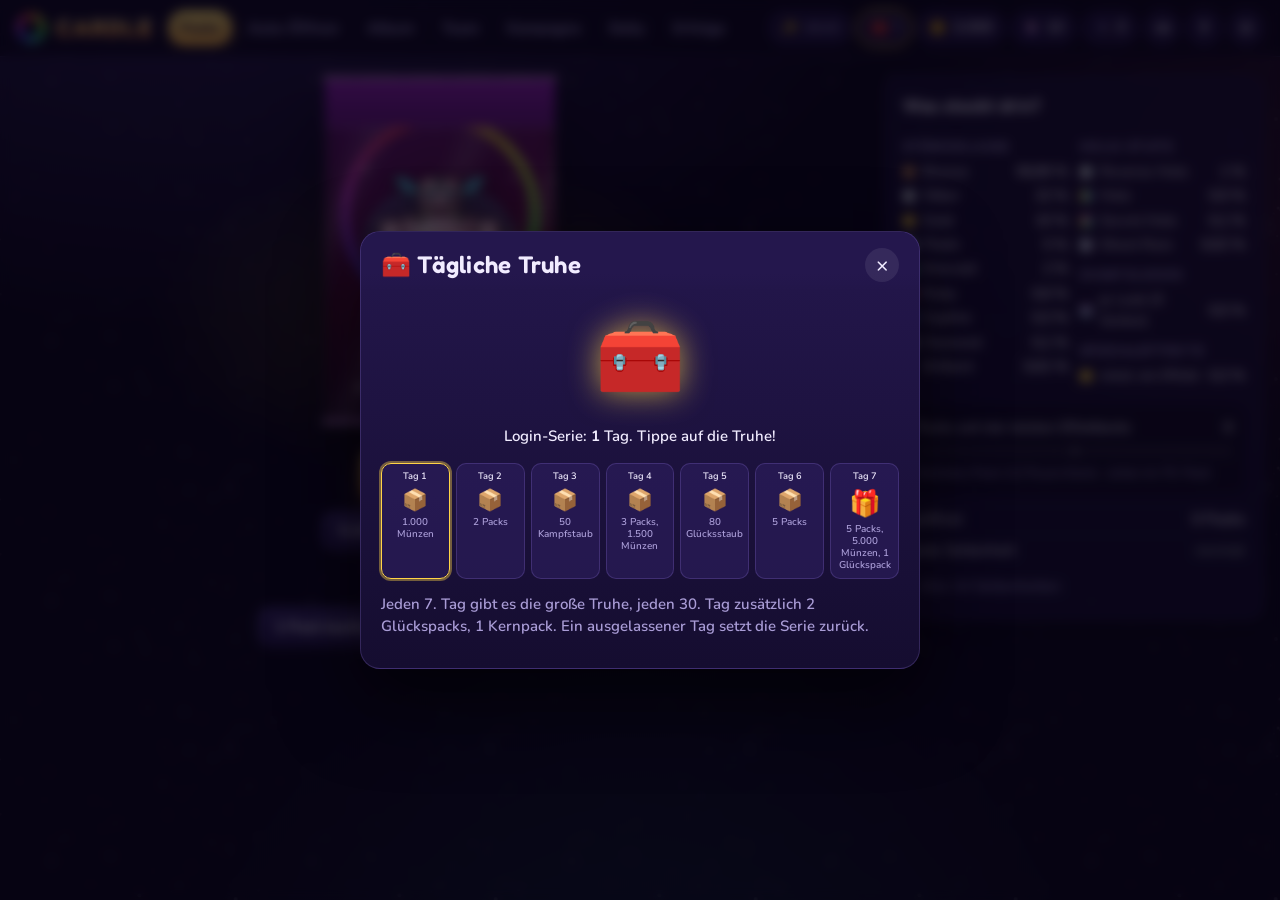
<file: index.html>
<!doctype html>
<html lang="de">
<head>
  <meta charset="utf-8">
  <meta name="viewport" content="width=device-width, initial-scale=1, viewport-fit=cover">
  <title>Cardle</title>
  <meta name="description" content="Monster-Sammelkartenspiel: Booster-Packs öffnen, 32 Elemente, Holo-Karten, automatische Kämpfe.">
  <meta name="theme-color" content="#0d0820">
  <link rel="icon" href="data:image/svg+xml,%3Csvg xmlns='http://www.w3.org/2000/svg' viewBox='0 0 32 32'%3E%3Crect x='6' y='3' width='20' height='26' rx='3' fill='%23ffd447' stroke='%232a1450' stroke-width='2'/%3E%3Ccircle cx='16' cy='15' r='6' fill='%238a5cff'/%3E%3C/svg%3E">
  <link rel="preconnect" href="https://fonts.googleapis.com">
  <link rel="preconnect" href="https://fonts.gstatic.com" crossorigin>
  <link href="https://fonts.googleapis.com/css2?family=Fredoka:wght@500;600;700&family=Nunito:wght@500;600;700;800;900&display=swap" rel="stylesheet">
  <link rel="stylesheet" href="css/app.css?v=0.1.0">
  <link rel="stylesheet" href="css/karte.css?v=0.1.0">
</head>
<body>
  <div id="app">
    <header class="topbar">
      <div class="marke"><span class="logo-rad"></span><span class="logo-text">CARDLE</span></div>
      <nav class="nav" aria-label="Hauptmenü"></nav>
      <div class="status"></div>
    </header>
    <main id="view" class="view"></main>
  </div>
  <div id="lade" class="lade"><div class="logo-rad gross"></div><p>Karten werden gemischt …</p></div>
  <div id="modal-root"></div>
  <div id="toast-root"></div>
  <div id="fx-layer"></div>
  <script type="module" src="js/main.js?v=0.1.0"></script>
</body>
</html>
</file>
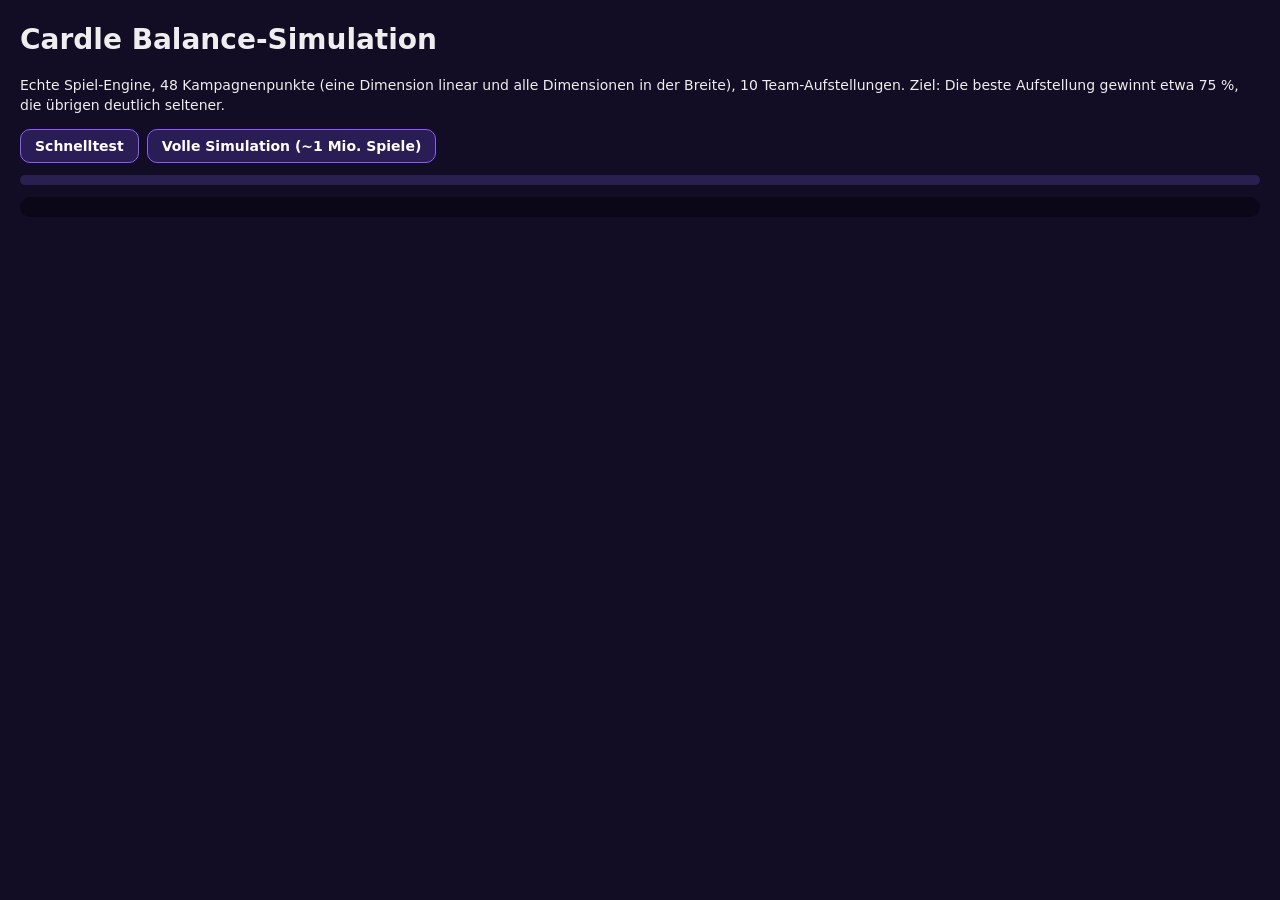
<file: tools/balance.html>
<!doctype html>
<html lang="de">
<head>
  <meta charset="utf-8">
  <meta name="viewport" content="width=device-width, initial-scale=1">
  <title>Cardle Balance</title>
  <style>
    body { font: 14px/1.45 system-ui, sans-serif; background: #120c24; color: #eee; margin: 0; padding: 20px; }
    h1 { margin: 0 0 6px; } h3 { margin: 22px 0 8px; }
    button { font: 700 14px system-ui; padding: 8px 14px; border-radius: 10px; border: 1px solid #8a5cff; background: #2a1d55; color: #fff; cursor: pointer; margin-right: 8px; }
    .bahn { height: 10px; border-radius: 6px; background: #2a2050; margin: 12px 0 4px; overflow: hidden; }
    #balken { height: 100%; width: 0; background: linear-gradient(90deg, #8a5cff, #ffd447); }
    #stand { color: #b9a6ff; font-size: 12px; }
    #log { white-space: pre-wrap; background: #0b0718; border-radius: 10px; padding: 10px; max-height: 220px; overflow: auto; font: 12px/1.4 ui-monospace, monospace; margin-top: 12px; }
    table { border-collapse: collapse; font-size: 12px; }
    th, td { padding: 3px 6px; border: 1px solid #2a2050; text-align: center; white-space: nowrap; }
    th { background: #1d1540; position: sticky; top: 0; }
    td:first-child { text-align: left; }
  </style>
</head>
<body>
  <h1>Cardle Balance-Simulation</h1>
  <p>Echte Spiel-Engine, 48 Kampagnenpunkte (eine Dimension linear und alle Dimensionen in der Breite), 10 Team-Aufstellungen. Ziel: Die beste Aufstellung gewinnt etwa 75 %, die übrigen deutlich seltener.</p>
  <button id="schnell">Schnelltest</button><button id="voll">Volle Simulation (~1 Mio. Spiele)</button>
  <div class="bahn"><div id="balken"></div></div><div id="stand"></div>
  <div id="log"></div>
  <div id="ergebnis"></div>
  <script type="module" src="balance.js"></script>
</body>
</html>
</file>
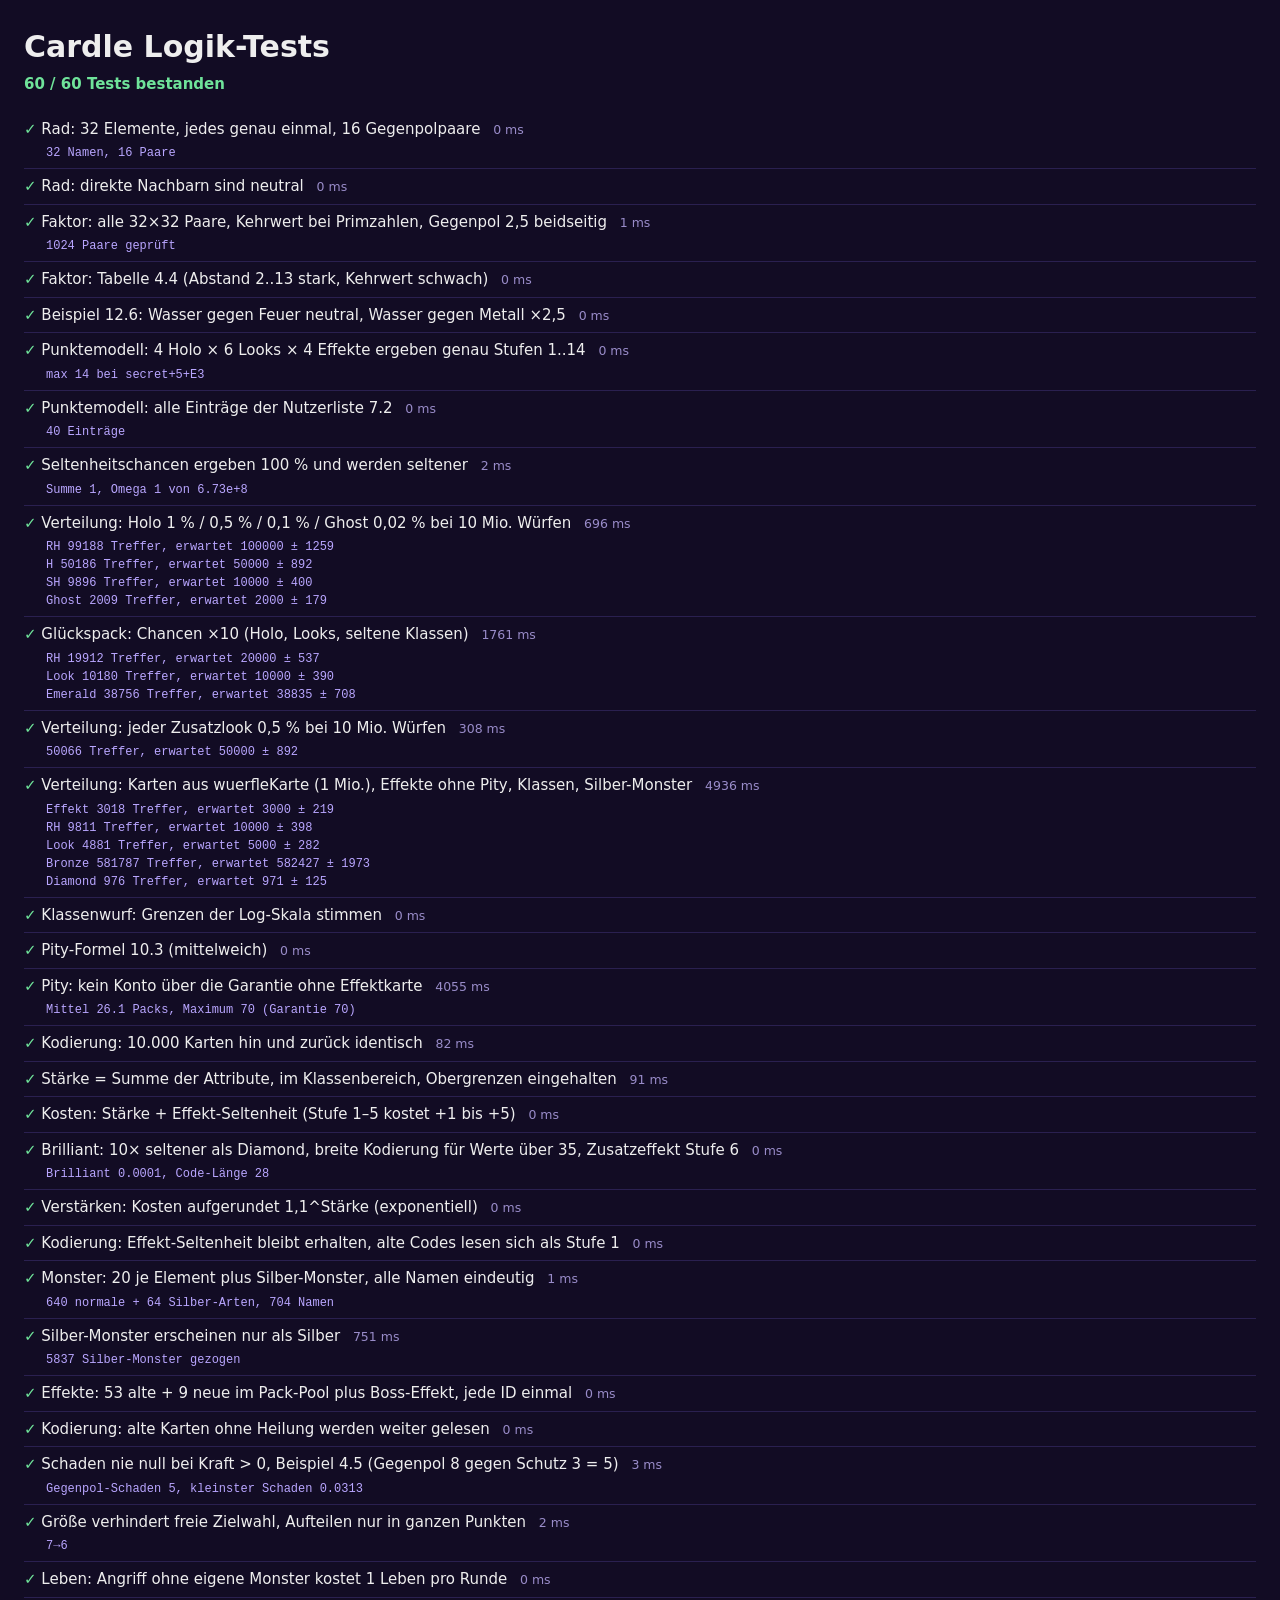
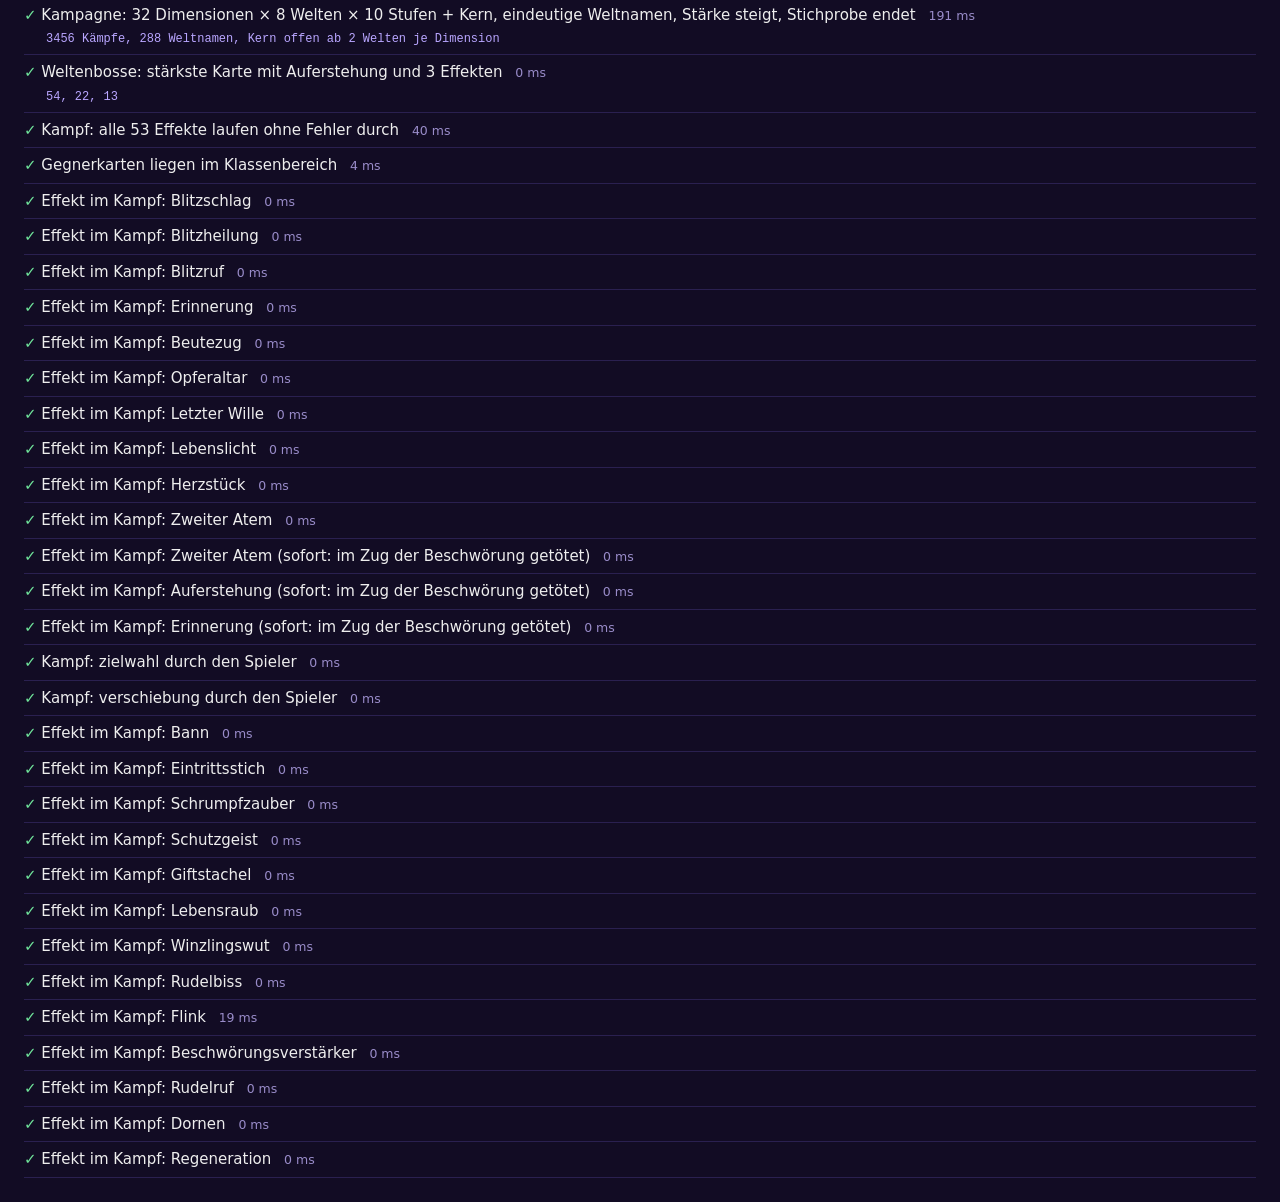
<file: tools/tests.html>
<!doctype html>
<html lang="de">
<head>
  <meta charset="utf-8">
  <meta name="viewport" content="width=device-width, initial-scale=1">
  <title>Cardle Tests</title>
  <style>
    body { font: 15px/1.5 system-ui, sans-serif; background: #120c24; color: #eee; margin: 0; padding: 24px; }
    h1 { margin: 0 0 4px; }
    #summe { font-weight: 800; margin-bottom: 16px; }
    .ok b, #summe.ok { color: #6fe39a; }
    .fail b, #summe.fail { color: #ff6f8c; }
    #out > div { padding: 6px 0; border-bottom: 1px solid #2a2050; }
    small { color: #998cc9; margin-left: 8px; }
    pre { margin: 4px 0 0 22px; color: #b9a6ff; white-space: pre-wrap; font-size: 12px; }
  </style>
</head>
<body>
  <h1>Cardle Logik-Tests</h1>
  <div id="summe">Tests laufen …</div>
  <div id="out"></div>
  <script type="module" src="tests.js"></script>
</body>
</html>
</file>
<file: css/app.css>
/* Cardle – App-Gestaltung */
:root {
  --bg: #0d0820; --bg2: #170f36;
  --panel: rgba(30, 20, 66, .72); --panel2: rgba(46, 30, 96, .6);
  --rand: rgba(170, 140, 255, .2);
  --text: #f1ecff; --leise: #a99cd6;
  --gold: #ffd447; --akzent: #8a5cff; --akzent2: #ff5fa2;
  --gut: #6fe39a; --schlecht: #ff6f8c;
  --f-display: 'Fredoka', 'Nunito', system-ui, sans-serif;
  --f-ui: 'Nunito', system-ui, -apple-system, 'Segoe UI', sans-serif;
  --radius: 16px;
  color-scheme: dark;
}
* { box-sizing: border-box; }
html, body { margin: 0; min-height: 100%; }
body {
  background:
    radial-gradient(1200px 700px at 15% -10%, rgba(138, 92, 255, .28), transparent 60%),
    radial-gradient(900px 600px at 110% 20%, rgba(255, 95, 162, .16), transparent 60%),
    radial-gradient(800px 800px at 50% 120%, rgba(60, 200, 255, .12), transparent 60%),
    var(--bg);
  background-attachment: fixed;
  color: var(--text);
  font: 600 15px/1.45 var(--f-ui);
  overflow-x: hidden;
}
body::before {
  content: ''; position: fixed; inset: 0; pointer-events: none; z-index: 0;
  background-image: var(--glitzer); background-size: 260px 260px; opacity: .25;
}
#app { position: relative; z-index: 1; min-height: 100vh; }
button { font: inherit; color: inherit; }
h1, h2, h3, h4 { font-family: var(--f-display); font-weight: 600; margin: 0 0 .5em; letter-spacing: .01em; }
h2 { font-size: 1.5rem; } h3 { font-size: 1.15rem; } h4 { font-size: 1rem; color: var(--leise); }
small { font-weight: 600; }
.leise { color: var(--leise); font-weight: 600; }
.gold { color: var(--gold); }
.regenbogen { background: linear-gradient(90deg, #ff7a7a, #ffe14d, #7aff9a, #7ad8ff, #c27aff); -webkit-background-clip: text; background-clip: text; color: transparent; }
code { font-family: ui-monospace, monospace; font-size: .9em; color: #d9ccff; }
.ico { width: 1.15em; height: 1.15em; vertical-align: -.2em; flex: none; }

/* ---------- Ladebildschirm ---------- */
.lade { position: fixed; inset: 0; z-index: 50; display: grid; place-content: center; justify-items: center; gap: 16px; background: var(--bg); color: var(--leise); }
.logo-rad { display: inline-block; width: 30px; height: 30px; border-radius: 50%; background: var(--rad, conic-gradient(red, yellow, lime, cyan, blue, magenta, red)); -webkit-mask: radial-gradient(circle, transparent 42%, #000 44%); mask: radial-gradient(circle, transparent 42%, #000 44%); animation: radDreh 12s linear infinite; }
.logo-rad.gross { width: 90px; height: 90px; animation-duration: 3s; }
@keyframes radDreh { to { transform: rotate(360deg); } }

/* ---------- Kopfleiste ---------- */
.topbar {
  position: sticky; top: 0; z-index: 20;
  display: flex; align-items: center; gap: 14px;
  padding: 10px max(16px, env(safe-area-inset-left));
  background: rgba(13, 8, 32, .78);
  backdrop-filter: blur(14px); -webkit-backdrop-filter: blur(14px);
  border-bottom: 1px solid var(--rand);
}
.marke { display: flex; align-items: center; gap: 10px; flex: none; }
.logo-text { font: 700 1.45rem/1 var(--f-display); letter-spacing: .08em; background: linear-gradient(180deg, #fff6c8, #ffb347 60%, #ff7a2f); -webkit-background-clip: text; background-clip: text; color: transparent; filter: drop-shadow(0 2px 0 #2a1450); }
.nav { display: flex; gap: 4px; flex: 1; overflow-x: auto; scrollbar-width: none; }
.nav::-webkit-scrollbar { display: none; }
.nav button {
  border: 0; background: transparent; padding: 8px 12px; border-radius: 999px; cursor: pointer;
  font: 800 .92rem var(--f-ui); color: var(--leise); white-space: nowrap; transition: background .2s, color .2s;
}
.nav button:hover { color: var(--text); background: rgba(255, 255, 255, .06); }
.nav button.an { color: #1a0f33; background: linear-gradient(180deg, #ffe57a, #ffb347); box-shadow: 0 4px 14px rgba(255, 180, 70, .35); }
.status { display: flex; align-items: center; gap: 6px; flex: none; }
.chip { display: inline-flex; align-items: center; gap: 6px; padding: 5px 11px; border-radius: 999px; background: var(--panel2); border: 1px solid var(--rand); font-weight: 800; }
.chip.knopf { cursor: pointer; }
.chip.knopf:hover { border-color: rgba(255, 212, 71, .6); }
.werkzeug { width: 36px; height: 36px; border-radius: 50%; border: 1px solid var(--rand); background: var(--panel2); cursor: pointer; display: grid; place-items: center; color: var(--text); }
.werkzeug .ico { width: 18px; height: 18px; }
.view { padding: 18px max(16px, env(safe-area-inset-left)) 40px; max-width: 1400px; margin: 0 auto; }

/* ---------- Bausteine ---------- */
.panel { background: var(--panel); border: 1px solid var(--rand); border-radius: var(--radius); padding: 16px 18px; box-shadow: 0 10px 30px rgba(0, 0, 0, .25); backdrop-filter: blur(6px); }
.btn {
  display: inline-flex; align-items: center; justify-content: center; gap: 8px;
  padding: 9px 16px; border-radius: 12px; cursor: pointer;
  border: 1px solid rgba(190, 160, 255, .35);
  background: linear-gradient(180deg, rgba(120, 90, 220, .45), rgba(70, 45, 150, .45));
  font: 800 .95rem var(--f-ui); color: var(--text);
  transition: transform .12s, filter .2s, box-shadow .2s;
  box-shadow: 0 3px 0 rgba(0, 0, 0, .35);
}
.btn:hover:not(:disabled) { filter: brightness(1.15); transform: translateY(-1px); }
.btn:active:not(:disabled) { transform: translateY(1px); box-shadow: 0 1px 0 rgba(0, 0, 0, .35); }
.btn:disabled { opacity: .45; cursor: not-allowed; }
.btn.primaer { background: linear-gradient(180deg, #ffe57a, #ff9b2f); color: #2a1305; border-color: #ffd447; box-shadow: 0 3px 0 #9a4a10, 0 8px 24px rgba(255, 160, 50, .3); }
.btn.gross { padding: 14px 28px; font-size: 1.1rem; border-radius: 16px; }
.btn.klein { padding: 5px 10px; font-size: .82rem; border-radius: 9px; }
.btn.an { background: linear-gradient(180deg, #6fe39a, #2fa86a); color: #062414; border-color: #6fe39a; }
.btn.gefahr { background: linear-gradient(180deg, #ff6f8c, #c2233f); border-color: #ff6f8c; }
.btn.leise-btn { background: transparent; box-shadow: none; color: var(--leise); }
select, input[type=range] { font: inherit; }
select { background: var(--panel2); color: var(--text); border: 1px solid var(--rand); border-radius: 10px; padding: 7px 10px; font-weight: 700; }
.check { display: inline-flex; align-items: center; gap: 8px; cursor: pointer; }
.check input { width: 18px; height: 18px; accent-color: var(--gold); }
.seiten { display: flex; align-items: center; justify-content: center; gap: 12px; margin-top: 12px; }
.siegel-klein { display: inline-grid; place-items: center; width: 26px; height: 26px; border-radius: 50%; background: radial-gradient(circle at 35% 30%, color-mix(in srgb, var(--el) 60%, #fff), var(--el) 60%, color-mix(in srgb, var(--el) 60%, #000)); border: 2px solid rgba(255, 255, 255, .8); color: #fff; }
.siegel-klein svg { width: 62%; height: 62%; }

/* Tooltip, Toast, Modal, Effekte */
#tooltip { position: fixed; left: 0; top: 0; z-index: 100; max-width: 300px; padding: 7px 11px; border-radius: 10px; background: rgba(12, 7, 28, .95); border: 1px solid var(--rand); font: 700 .82rem/1.35 var(--f-ui); pointer-events: none; opacity: 0; transition: opacity .12s; box-shadow: 0 8px 24px rgba(0, 0, 0, .5); }
#tooltip.an { opacity: 1; }
#toast-root { position: fixed; left: 50%; bottom: 24px; transform: translateX(-50%); z-index: 90; display: flex; flex-direction: column; gap: 8px; align-items: center; pointer-events: none; }
.toast { padding: 10px 18px; border-radius: 12px; background: rgba(20, 12, 44, .95); border: 1px solid var(--rand); box-shadow: 0 10px 30px rgba(0, 0, 0, .5); transform: translateY(20px); opacity: 0; transition: .3s; max-width: min(92vw, 520px); text-align: center; }
.toast.an { transform: none; opacity: 1; }
.modal-hg { position: fixed; inset: 0; z-index: 60; background: rgba(5, 2, 14, .7); backdrop-filter: blur(6px); display: grid; place-items: center; padding: 16px; opacity: 0; transition: opacity .25s; }
.modal-hg.an { opacity: 1; }
.modal { width: min(560px, 100%); max-height: calc(100vh - 32px); overflow: auto; background: linear-gradient(180deg, #24174d, #150d30); border: 1px solid var(--rand); border-radius: 20px; box-shadow: 0 30px 80px rgba(0, 0, 0, .6); transform: translateY(16px) scale(.98); transition: transform .25s; }
.modal-hg.an .modal { transform: none; }
.modal.breit { width: min(1100px, 100%); }
.modal-kopf { display: flex; align-items: center; justify-content: space-between; gap: 12px; padding: 16px 20px 8px; position: sticky; top: 0; background: linear-gradient(180deg, #24174d 70%, transparent); z-index: 2; }
.modal-kopf h2 { margin: 0; } .modal-kopf h2 small { color: var(--leise); font-size: .7em; margin-left: 6px; }
.modal-kopf .x { border: 0; background: rgba(255, 255, 255, .08); width: 34px; height: 34px; border-radius: 50%; cursor: pointer; font-size: 1.3rem; }
.modal-body { padding: 8px 20px 16px; }
.modal-fuss { display: flex; justify-content: flex-end; gap: 10px; padding: 0 20px 18px; flex-wrap: wrap; }
.modal.sieg .modal-kopf h2 { color: var(--gold); font-size: 2rem; }
.modal.niederlage .modal-kopf h2 { color: var(--schlecht); font-size: 2rem; }
.belohnung { font-size: 1.2rem; }
#fx-layer { position: fixed; inset: 0; pointer-events: none; z-index: 80; overflow: hidden; }
.partikel { position: absolute; border-radius: 50%; box-shadow: 0 0 10px currentColor; }
.blitzlicht { position: absolute; inset: 0; mix-blend-mode: screen; }

/* ---------- Packs ---------- */
.screen.packs { display: grid; grid-template-columns: 1fr minmax(300px, 380px); gap: 20px; align-items: start; }
.pack-buehne { position: relative; min-height: 560px; display: flex; flex-direction: column; align-items: center; justify-content: center; gap: 22px; }
.buehne-licht { position: absolute; inset: 0; background: radial-gradient(closest-side at 50% 42%, rgba(255, 212, 71, .22), transparent 70%); pointer-events: none; animation: puls 4s ease-in-out infinite; }
@keyframes puls { 50% { opacity: .6; transform: scale(.96); } }
.pack-schwebe { animation: schweben 3.6s ease-in-out infinite; cursor: pointer; filter: drop-shadow(0 30px 30px rgba(0, 0, 0, .55)); }
@keyframes schweben { 50% { transform: translateY(-12px) rotate(-1.2deg); } }
.pack-aktionen { display: flex; flex-direction: column; align-items: center; gap: 10px; z-index: 1; }
.vorrat { color: var(--leise); } .vorrat b { color: var(--text); font-size: 1.15rem; }
.kauf { display: flex; gap: 8px; flex-wrap: wrap; justify-content: center; }

.pack {
  --pw: 230px;
  position: relative; width: var(--pw); aspect-ratio: 5 / 7.6;
  container-type: inline-size;
  user-select: none; -webkit-user-select: none; touch-action: none;
}
.pack.gross { --pw: min(300px, 62vw, 36vh); }
.oe-faecher:empty { height: 0; }
.oe-reihe:empty { min-height: 0; }
.pack-koerper {
  position: absolute; inset: 0; border-radius: 3cqw; overflow: hidden;
  background: linear-gradient(160deg, hsl(var(--ph) 70% 34%), hsl(calc(var(--ph) + 40) 70% 18%) 55%, hsl(calc(var(--ph) - 30) 60% 12%));
  box-shadow: inset 0 0 0 1.4cqw rgba(255, 255, 255, .08), inset 0 0 12cqw rgba(0, 0, 0, .5);
}
.pack-folie {
  position: absolute; inset: 0;
  background: repeating-linear-gradient(115deg, rgba(255, 255, 255, 0) 0 6%, rgba(255, 255, 255, .16) 9%, rgba(255, 255, 255, 0) 12%), var(--glitzer);
  background-size: 300% 100%, 120px 120px;
  animation: folie 5s linear infinite;
  mix-blend-mode: screen; opacity: .8;
}
@keyframes folie { to { background-position: -300% 0, 0 0; } }
.pack-rad { position: absolute; left: 50%; top: 40%; width: 92cqw; aspect-ratio: 1; transform: translate(-50%, -50%); border-radius: 50%; background: var(--rad); -webkit-mask: radial-gradient(circle, transparent 60%, #000 61%, #000 66%, transparent 67%); mask: radial-gradient(circle, transparent 60%, #000 61%, #000 66%, transparent 67%); opacity: .85; animation: radDreh 30s linear infinite; }
.pack-motiv { position: absolute; left: 50%; top: 40%; width: 108cqw; transform: translate(-50%, -50%); filter: drop-shadow(0 3cqw 4cqw rgba(0, 0, 0, .5)); pointer-events: none; }
.pack-logo { position: absolute; left: 0; right: 0; bottom: 21cqw; text-align: center; font: 700 15cqw/1 var(--f-display); letter-spacing: .06em; background: linear-gradient(180deg, #fff6c8, #ffb347 60%, #ff7a2f); -webkit-background-clip: text; background-clip: text; color: transparent; filter: drop-shadow(0 1cqw 0 rgba(20, 8, 40, .9)); }
.pack-unter { position: absolute; left: 0; right: 0; bottom: 14cqw; text-align: center; font: 900 4.2cqw/1 var(--f-ui); letter-spacing: .3em; color: #fff; opacity: .85; }
.pack-el { position: absolute; left: 0; right: 0; bottom: 8cqw; text-align: center; font: 800 3.6cqw/1 var(--f-ui); letter-spacing: .12em; color: hsl(var(--ph) 90% 80%); }
.pack-glanz { position: absolute; inset: 0; background: linear-gradient(105deg, transparent 30%, rgba(255, 255, 255, .45) 45%, transparent 60%); background-size: 250% 100%; animation: glanzLauf 3.2s ease-in-out infinite; mix-blend-mode: overlay; }
@keyframes glanzLauf { 0% { background-position: 150% 0; } 60%, 100% { background-position: -100% 0; } }
.pack-crimp { position: absolute; left: -1%; right: -1%; height: 3.6cqw; background: repeating-linear-gradient(90deg, hsl(var(--ph) 40% 70%) 0 2cqw, hsl(var(--ph) 40% 45%) 2cqw 4cqw); -webkit-mask: linear-gradient(#000, #000); }
.pack-crimp.oben { top: -1.2cqw; clip-path: polygon(0 100%, 100% 100%, 100% 30%, 0 30%); }
.pack-crimp.unten { bottom: -1.2cqw; clip-path: polygon(0 0, 100% 0, 100% 70%, 0 70%); }
.pack-lasche {
  position: absolute; left: 0; right: 0; top: 0; height: 15%;
  border-radius: 3cqw 3cqw 0 0;
  background: linear-gradient(180deg, hsl(var(--ph) 70% 46%), hsl(var(--ph) 70% 32%));
  border-bottom: .6cqw dashed rgba(255, 255, 255, .55);
  clip-path: inset(0 0 0 var(--p, 0%));
  display: grid; place-items: center; cursor: grab;
}
.pack-griff { font: 900 3.6cqw/1 var(--f-ui); letter-spacing: .14em; color: rgba(255, 255, 255, .9); text-transform: uppercase; animation: hinweis 1.6s ease-in-out infinite; }
@keyframes hinweis { 50% { opacity: .45; } }
.pack-schwebe .pack-griff { display: none; }
.lasche-ab {
  position: absolute; left: 0; right: 0; top: 0; height: 15%;
  border-radius: 3cqw 3cqw 0 0;
  background: linear-gradient(180deg, hsl(var(--ph) 70% 50%), hsl(var(--ph) 70% 36%));
  clip-path: inset(0 calc(100% - var(--p, 0%)) 0 0);
  transform-origin: 100% 100%;
  transform: translateY(calc(var(--p01, 0) * -10%)) rotate(calc(var(--p01, 0) * -5deg));
  box-shadow: 0 -2cqw 6cqw hsl(var(--ph) 100% 70% / calc(var(--p01, 0) * .8));
}
.pack-oeffnung {
  position: absolute; left: 0; top: 13%; height: 4%; width: var(--p, 0%);
  background: linear-gradient(180deg, #fff, hsl(var(--ph) 100% 75%));
  filter: blur(1cqw); opacity: calc(var(--p01, 0) * 1.2);
  box-shadow: 0 0 8cqw 3cqw hsl(var(--ph) 100% 70%);
}
.pack.wackel { transform: rotate(.6deg) translateX(1px); }
.pack.gerissen .lasche-ab { transition: transform .6s cubic-bezier(.3, 0, .7, 1), opacity .6s; transform: translate(-40%, -260%) rotate(-38deg); opacity: 0; }
.pack.gerissen .pack-lasche { opacity: 0; }
.pack.gerissen .pack-oeffnung { width: 100%; height: 6%; animation: oeffnungPuls .5s ease-out; }
@keyframes oeffnungPuls { from { box-shadow: 0 0 30cqw 10cqw #fff; } }
.pack.leert { transition: transform .65s cubic-bezier(.6, 0, .8, .3), opacity .65s; transform: translateY(60%) scale(.9) rotate(4deg); opacity: 0; }

.pack-info h3 { margin-bottom: 10px; }
.chancen { display: grid; grid-template-columns: 1fr 1fr; gap: 12px; }
.ch-gruppe h4 { margin: 8px 0 4px; font-size: .82rem; text-transform: uppercase; letter-spacing: .1em; }
.ch-z { display: flex; align-items: center; gap: 8px; font-size: .88rem; padding: 2px 0; }
.ch-z i { width: 12px; height: 12px; border-radius: 4px; flex: none; }
.ch-z span { flex: 1; } .ch-z b { font-variant-numeric: tabular-nums; } .ch-z em { font-style: normal; color: var(--leise); min-width: 44px; text-align: right; }
.holo-i.reverse { background: linear-gradient(90deg, #c9d3dc, #fff, #b9e6ff); }
.holo-i.holo { background: linear-gradient(90deg, #ff7a7a, #ffe14d, #7aff9a, #7ad8ff, #c27aff); }
.holo-i.secret { background: conic-gradient(#ff5fd2, #5ffff0, #ffe14d, #ff5fd2); }
.look-i { background: repeating-linear-gradient(0deg, #5ffff0 0 2px, #ff5fd2 2px 4px); }
.fx-i { background: #ffd447; }
.pity { margin: 16px 0 10px; padding: 12px; border-radius: 12px; background: rgba(0, 0, 0, .25); }
.pity-kopf { display: flex; justify-content: space-between; font-size: .9rem; }
.pity-bar { position: relative; height: 10px; border-radius: 999px; background: rgba(255, 255, 255, .08); margin: 8px 0; overflow: hidden; }
.pity-bar i { position: absolute; inset: 0 auto 0 0; background: linear-gradient(90deg, #8a5cff, #ffd447); border-radius: inherit; }
.pity-bar em { position: absolute; top: 0; bottom: 0; width: 2px; background: #fff; opacity: .6; }
.pity-fuss { font-size: .8rem; color: var(--leise); }
.stat-zeile { display: flex; justify-content: space-between; padding: 4px 0; border-top: 1px solid rgba(255, 255, 255, .06); }
.stufen-liste { margin-top: 10px; } .stufen-liste summary { cursor: pointer; color: var(--leise); margin-bottom: 6px; }

/* ---------- Öffnungs-Zeremonie ---------- */
.oeffnen { position: fixed; inset: 0; z-index: 40; display: grid; grid-template-rows: auto minmax(0, 1fr) auto auto auto auto; justify-items: center; opacity: 0; transition: opacity .3s; overflow: hidden; overscroll-behavior: contain; background: #0b0619; --glow: #fff; }
.oeffnen.an { opacity: 1; }
.oe-hg { position: fixed; inset: 0; background: radial-gradient(circle at 50% 42%, #2a1a5c, #0b0619 70%); }
.oe-hg::after { content: ''; position: absolute; inset: 0; background-image: var(--glitzer); background-size: 200px 200px; opacity: .35; animation: partikel 30s linear infinite; }
.oe-glow { position: fixed; left: 50%; top: 42%; width: 120vmin; height: 120vmin; transform: translate(-50%, -50%) scale(.4); border-radius: 50%; background: radial-gradient(circle, var(--glow), transparent 62%); opacity: 0; transition: opacity var(--ladung, .3s) ease-in, transform var(--ladung, .3s) cubic-bezier(.3, 0, .2, 1); pointer-events: none; mix-blend-mode: screen; }
.oeffnen.glueht .oe-glow { opacity: .25; transform: translate(-50%, -50%) scale(.7); }
.oeffnen.glueht[data-stufe="1"] .oe-glow { opacity: .06; }
.oeffnen.glueht[data-stufe="2"] .oe-glow { opacity: .3; }
.oeffnen.glueht:is([data-stufe="3"], [data-stufe="4"]) .oe-glow { opacity: .5; transform: translate(-50%, -50%) scale(.85); }
.oeffnen.glueht:is([data-stufe="5"], [data-stufe="6"]) .oe-glow { opacity: .7; transform: translate(-50%, -50%) scale(1); animation: glowPuls .5s ease-in-out infinite alternate; }
.oeffnen.glueht:not([data-stufe="1"]):not([data-stufe="2"]):not([data-stufe="3"]):not([data-stufe="4"]):not([data-stufe="5"]):not([data-stufe="6"]) .oe-glow { opacity: .95; transform: translate(-50%, -50%) scale(1.2); animation: glowPuls .3s ease-in-out infinite alternate; }
@keyframes glowPuls { to { filter: brightness(1.5); } }
.oe-strahlen { position: fixed; left: 50%; top: 42%; width: 200vmax; height: 200vmax; transform: translate(-50%, -50%); background: repeating-conic-gradient(from 0deg, color-mix(in srgb, var(--glow) 55%, transparent) 0deg 5deg, transparent 5deg 15deg); -webkit-mask: radial-gradient(circle, #000 0%, transparent 45%); mask: radial-gradient(circle, #000 0%, transparent 45%); opacity: 0; transition: opacity .6s; animation: radDreh 24s linear infinite; pointer-events: none; }
.oeffnen.glueht:not([data-stufe="1"]):not([data-stufe="2"]) .oe-strahlen, .oeffnen.feier .oe-strahlen { opacity: .45; }
.oeffnen.grossfeier .oe-strahlen { opacity: .85; animation-duration: 8s; }
.oe-titel { position: relative; z-index: 2; margin-top: 16px; font: 700 1.1rem var(--f-display); color: var(--gold); min-height: 1.4em; }
.oe-buehne { position: relative; z-index: 2; width: 100%; min-height: 0; display: flex; align-items: center; justify-content: center; gap: 28px; padding: 8px 16px; }
.oe-packplatz:empty, .oe-slot:empty, .oe-wurfplatz:empty { display: none; }
.oe-slot { position: relative; }
.oe-slot .karte { --b: min(300px, 64vw, calc((100vh - 330px) * .714)); }
.karte.buehnen-karte { filter: drop-shadow(0 0 30px color-mix(in srgb, var(--stc) 60%, transparent)); }
.karte.zittert { animation: zittern .08s linear infinite; }
@keyframes zittern { 25% { transform: translate(1.5px, -1px) rotate(.4deg); } 75% { transform: translate(-1.5px, 1px) rotate(-.4deg); } }
.karte.nachbild { position: absolute; left: 0; top: 0; pointer-events: none; filter: blur(2px) brightness(1.6); }
.oe-faecher { position: relative; z-index: 2; width: 100%; height: 120px; }
.faecher-karte { position: absolute; left: 50%; top: 10px; width: 64px; aspect-ratio: 5 / 7; transform-origin: 50% 160%; }
.fk-innen { position: absolute; inset: 0; border-radius: 7px; background: var(--glitzer) center / 60px 60px, radial-gradient(circle at 50% 45%, #3a2470, #140b2c 70%); border: 3px solid #1d1238; box-shadow: 0 6px 14px rgba(0, 0, 0, .5); }
.fk-innen::after { content: ''; position: absolute; inset: 22%; border-radius: 50%; background: var(--rad); -webkit-mask: radial-gradient(circle, transparent 55%, #000 57%); mask: radial-gradient(circle, transparent 55%, #000 57%); }
.oe-reihe { position: relative; z-index: 2; display: flex; gap: 6px; justify-content: center; flex-wrap: wrap; min-height: 76px; padding: 0 12px; }
.oe-reihe .karte { --b: 54px; }
.oe-reihe .karte .k-vorne { box-shadow: 0 3px 8px rgba(0, 0, 0, .5); }
.oe-banner { position: fixed; left: 50%; top: 14%; z-index: 5; transform: translate(-50%, -50%) scale(.5); opacity: 0; pointer-events: none; text-align: center; }
.oe-banner span { display: block; font: 700 clamp(2rem, 7vw, 4.4rem)/1 var(--f-display); letter-spacing: .04em; text-transform: uppercase; color: #fff; text-shadow: 0 0 20px var(--bf), 0 0 50px var(--bf), 0 4px 0 rgba(0, 0, 0, .5); white-space: nowrap; }
.oe-banner small { display: block; margin-top: 6px; font: 800 1rem var(--f-ui); color: var(--gold); text-shadow: 0 2px 6px #000; }
.oe-banner.an { animation: banner 2.6s cubic-bezier(.2, .9, .3, 1.2) forwards; }
@keyframes banner { 0% { opacity: 0; transform: translate(-50%, -50%) scale(.4); } 15% { opacity: 1; transform: translate(-50%, -50%) scale(1.08); } 25% { transform: translate(-50%, -50%) scale(1); } 80% { opacity: 1; } 100% { opacity: 0; transform: translate(-50%, -60%) scale(1); } }
.oe-hinweis { position: relative; z-index: 2; min-height: 1.4em; color: var(--leise); font-weight: 800; animation: hinweis 1.8s ease-in-out infinite; }
.oe-leiste { position: relative; z-index: 3; display: flex; gap: 10px; padding: 10px 16px 18px; flex-wrap: wrap; justify-content: center; }
.oeffnen.fertig { grid-template-rows: auto 1fr auto; overflow-y: auto; }

/* Würfe */
.wuerfe { width: min(340px, 90vw); display: flex; flex-direction: column; gap: 10px; padding: 14px 16px; border-radius: 16px; background: rgba(10, 6, 24, .72); border: 1px solid var(--rand); box-shadow: 0 10px 30px rgba(0, 0, 0, .4); }
.w-zeile { display: grid; grid-template-columns: 56px 1fr; grid-template-areas: 't m' 'e e'; gap: 2px 10px; align-items: center; }
.z-titel { grid-area: t; font: 800 .78rem var(--f-ui); color: var(--leise); text-transform: uppercase; letter-spacing: .08em; }
.w-zeile > .messer, .w-zeile > .look-messer { grid-area: m; }
.z-erg { grid-area: e; min-height: 1.2em; font-size: .85rem; text-align: right; }
.messer { display: flex; align-items: center; gap: 8px; }
.messer-bahn { position: relative; flex: 1; height: 14px; border-radius: 7px; background: rgba(255, 255, 255, .06); overflow: visible; box-shadow: inset 0 0 0 1px rgba(255, 255, 255, .08); }
.messer.duenn .messer-bahn { height: 6px; }
.messer-bahn .zone { position: absolute; top: 0; bottom: 0; opacity: .55; border-radius: 3px; }
.messer-bahn.zuck .zone { animation: zuck .18s ease-out; }
@keyframes zuck { from { opacity: 1; filter: brightness(1.8); } }
.nadel { position: absolute; top: -4px; bottom: -4px; left: 100%; width: 3px; margin-left: -1.5px; border-radius: 2px; background: #fff; box-shadow: 0 0 8px #fff, 0 0 2px #000; }
.messer.duenn .nadel { top: -3px; bottom: -3px; width: 2px; }
.messer-wert { width: 62px; text-align: right; font: 800 .78rem var(--f-ui); font-variant-numeric: tabular-nums; color: var(--leise); }
.messer.treffer .messer-bahn { box-shadow: 0 0 0 2px var(--tz, #ffd447), 0 0 16px var(--tz, #ffd447); }
.messer.treffer .messer-wert { color: var(--gold); }
.messer.treffer .nadel { background: var(--gold); box-shadow: 0 0 12px var(--gold); }
.messer.knapp .messer-bahn { animation: knappWack .4s ease-out; }
.messer.knapp .messer-wert { color: #ffb36b; }
.messer.knapp .messer-wert::after { content: ' knapp!'; }
@keyframes knappWack { 25% { transform: translateX(-3px); } 75% { transform: translateX(3px); } }
.look-messer { display: flex; flex-direction: column; gap: 5px; }
.oe-uebersicht { position: relative; z-index: 2; width: min(1200px, 100%); padding: 16px; display: flex; flex-direction: column; align-items: center; gap: 14px; }
.ue-kopf { text-align: center; } .ue-kopf h2 { font-size: 2rem; margin-bottom: 2px; }
.ue-karten { display: flex; flex-wrap: wrap; gap: 18px; justify-content: center; }
.ue-karten .karte { --b: clamp(140px, 17vw, 200px); cursor: pointer; }
.ue-tipp { color: var(--leise); font-size: .85rem; }

/* ---------- Auto ---------- */
.screen.auto { display: grid; grid-template-columns: minmax(300px, 420px) 1fr; gap: 20px; align-items: start; }
.auto-live { display: flex; flex-direction: column; gap: 16px; }
.tempo-wahl { display: grid; grid-template-columns: 1fr 1fr; gap: 8px; margin: 12px 0 16px; }
.tempo { text-align: left; display: flex; flex-direction: column; gap: 2px; padding: 10px 12px; border-radius: 12px; border: 1px solid var(--rand); background: rgba(0, 0, 0, .2); cursor: pointer; }
.tempo b { font-family: var(--f-display); font-size: 1.05rem; }
.tempo span, .tempo small { color: var(--leise); font-size: .82rem; } .tempo em { font-style: normal; font-weight: 800; }
.tempo.an { border-color: var(--gold); background: rgba(255, 212, 71, .12); box-shadow: 0 0 0 1px var(--gold) inset; }
.stopp-regeln { display: flex; flex-direction: column; gap: 8px; margin-bottom: 16px; }
.auswahl { display: flex; align-items: center; justify-content: space-between; gap: 10px; }
.muenz-info { margin-bottom: 12px; color: var(--leise); }
.muenz-info b { color: var(--text); }
.start { width: 100%; }
.start.stopp { background: linear-gradient(180deg, #ff6f8c, #c2233f); color: #fff; border-color: #ff6f8c; box-shadow: 0 3px 0 #6e0919; }
.auto-band { position: relative; height: 70px; border-radius: 12px; background: repeating-linear-gradient(90deg, rgba(255, 255, 255, .04) 0 20px, transparent 20px 40px); overflow: hidden; margin-bottom: 12px; }
.laeuft .auto-band { animation: band 1s linear infinite; }
@keyframes band { to { background-position: -40px 0; } }
.flug-pack { position: absolute; left: -40px; top: 18px; width: 34px; height: 34px; animation: flug 1.2s linear forwards; }
.flug-pack .ico { width: 100%; height: 100%; }
@keyframes flug { 70% { transform: translateX(calc(min(100vw, 900px) * .55)) rotate(10deg) scale(1); opacity: 1; } 100% { transform: translateX(calc(min(100vw, 900px) * .62)) scale(1.8); opacity: 0; } }
.auto-zaehler { display: grid; grid-template-columns: repeat(5, 1fr); gap: 8px; }
.auto-zaehler div { padding: 8px; border-radius: 10px; background: rgba(0, 0, 0, .2); text-align: center; }
.auto-zaehler span { display: block; font-size: .75rem; color: var(--leise); text-transform: uppercase; letter-spacing: .06em; }
.auto-zaehler b { font: 700 1.2rem var(--f-display); font-variant-numeric: tabular-nums; }
.histo { display: grid; grid-template-columns: repeat(14, 1fr); gap: 4px; height: 140px; align-items: end; }
.hb { position: relative; height: 100%; display: flex; flex-direction: column; justify-content: flex-end; align-items: center; }
.hb i { width: 100%; border-radius: 4px 4px 0 0; min-height: 0; transition: height .2s; }
.hb span { font-size: .62rem; color: var(--leise); margin-top: 3px; }
.hb em { position: absolute; top: 0; font-style: normal; font-size: .62rem; }
.kl-zeile { display: flex; flex-wrap: wrap; gap: 6px; margin-top: 12px; }
.kl-chip { padding: 3px 9px; border-radius: 999px; font-size: .8rem; background: var(--rahmen); color: #1a0f22; font-weight: 800; }
.kl-chip b { font-weight: 900; }
.auto-feed { display: flex; flex-wrap: wrap; gap: 10px; }
.auto-feed .karte.mini, .vs-gegner .karte.mini { --b: 120px; }

/* ---------- Sammlung ---------- */
.sm-kopf { display: flex; flex-wrap: wrap; gap: 14px 24px; align-items: center; margin-bottom: 18px; }
.sm-stats { display: flex; align-items: baseline; gap: 18px; flex-wrap: wrap; }
.sm-stats h2 { margin: 0; } .sm-stats span { color: var(--leise); } .sm-stats b { color: var(--text); }
.sm-filter { display: flex; gap: 8px; align-items: center; flex-wrap: wrap; margin-left: auto; }
.staub-leiste { display: flex; flex-wrap: wrap; gap: 6px; }
.staub-chip { display: inline-flex; align-items: center; gap: 5px; padding: 4px 10px; border-radius: 999px; background: color-mix(in srgb, var(--sc) 14%, transparent); border: 1px solid color-mix(in srgb, var(--sc) 45%, transparent); font-size: .82rem; }
.staub-chip b { color: var(--sc); }
.sm-grid { display: grid; grid-template-columns: repeat(auto-fill, minmax(150px, 1fr)); gap: 18px 14px; }
.sm-kachel { cursor: pointer; display: flex; flex-direction: column; align-items: center; gap: 6px; }
.sm-kachel .karte { --b: min(170px, 100%); transition: transform .2s; }
.sm-kachel:hover .karte { transform: translateY(-4px); }
.sm-unter { display: flex; gap: 8px; align-items: baseline; font-size: .82rem; color: var(--leise); }
.sm-unter b { color: var(--text); }
.sm-kachel.leer { cursor: default; }
.sm-silhouette { width: min(170px, 100%); aspect-ratio: 5 / 7; border-radius: 10px; border: 2px dashed rgba(255, 255, 255, .12); display: flex; flex-direction: column; align-items: center; justify-content: center; gap: 8px; background: radial-gradient(circle at 50% 40%, color-mix(in srgb, var(--el) 14%, transparent), transparent 70%); color: var(--leise); }
.sm-silhouette b { font: 700 1.6rem var(--f-display); opacity: .5; }
.sm-silhouette small { font-size: .72rem; }
.stapel-detail { display: grid; grid-template-columns: auto 1fr; gap: 24px; }
.sd-links { display: flex; flex-direction: column; align-items: center; gap: 10px; max-width: 320px; }
.detail-karte { --b: min(290px, 78vw); cursor: pointer; }
.staub-leiste.klein .staub-chip { font-size: .72rem; padding: 3px 7px; }
.look-aktionen { display: grid; grid-template-columns: 1fr 1fr; gap: 6px; width: 100%; }
.look-btn { flex-direction: column; gap: 0; align-items: flex-start; }
.look-btn em { font-style: normal; font-size: .72rem; color: var(--leise); }
.look-btn.hat { border-color: var(--gold); }
.ausf-liste { display: flex; flex-wrap: wrap; gap: 6px; margin-bottom: 14px; }
.ausf-chip { border: 1px solid var(--rand); background: rgba(0, 0, 0, .2); border-radius: 999px; padding: 4px 10px; font-size: .8rem; cursor: pointer; }
.ausf-chip.an { border-color: var(--gold); background: rgba(255, 212, 71, .14); }
.ausf-chip.holo-reverse { border-color: #c9d3dc; } .ausf-chip.holo-holo { border-color: #c27aff; } .ausf-chip.holo-secret { border-color: #ff5fd2; box-shadow: 0 0 10px rgba(255, 95, 210, .4); }
.inst-liste { display: flex; flex-direction: column; gap: 3px; }
.inst-zeile { display: grid; grid-template-columns: 14px 34px 70px 1fr 40px auto; gap: 8px; align-items: center; text-align: left; padding: 6px 10px; border-radius: 9px; border: 1px solid transparent; background: rgba(0, 0, 0, .18); cursor: pointer; font-size: .85rem; }
.inst-zeile.an { border-color: var(--gold); background: rgba(255, 212, 71, .1); }
.inst-ausf { color: var(--leise); white-space: nowrap; overflow: hidden; text-overflow: ellipsis; }
.inst-fx { color: var(--gold); }
.kl-punkt { width: 12px; height: 12px; border-radius: 50%; background: var(--rahmen); }

/* ---------- Team ---------- */
.screen.team { display: flex; flex-direction: column; gap: 16px; }
.tk-zeile { display: flex; flex-wrap: wrap; align-items: center; gap: 12px 20px; }
.tk-zeile h2 { margin: 0; }
.tk-knoepfe { margin-left: auto; display: flex; gap: 8px; flex-wrap: wrap; }
.platz-balken { height: 10px; border-radius: 999px; background: rgba(255, 255, 255, .08); margin: 12px 0 8px; overflow: hidden; }
.platz-balken i { display: block; height: 100%; background: linear-gradient(90deg, #6fe39a, #ffd447); border-radius: inherit; }
.platz-balken.voll i { background: linear-gradient(90deg, #ff6f8c, #ff9b2f); }
.team-reihe, .kand-grid { display: flex; flex-wrap: wrap; gap: 12px; }
.team-karte { display: flex; flex-direction: column; align-items: center; gap: 4px; cursor: pointer; }
.team-karte .karte { --b: 128px; transition: transform .15s; }
.team-karte:hover .karte { transform: translateY(-3px); }
.team-karte.im-team .karte { filter: drop-shadow(0 0 10px rgba(255, 212, 71, .45)); }
.tk-info { display: flex; gap: 8px; font-size: .78rem; color: var(--leise); }
.tk-info .gut { color: var(--gut); }
.kand-kopf { display: flex; gap: 10px; align-items: center; flex-wrap: wrap; margin-bottom: 12px; }
.kand-kopf h3 { margin: 0 auto 0 0; }

/* ---------- Kampagne ---------- */
.screen.kampagne { display: flex; flex-direction: column; gap: 16px; }
.kp-kopf { display: flex; flex-wrap: wrap; align-items: center; gap: 12px 24px; }
.kp-kopf h2 { margin: 0; } .kp-kopf span { color: var(--leise); } .kp-kopf b { color: var(--text); }
.kp-kopf .btn { margin-left: auto; }
.welten { display: grid; grid-template-columns: repeat(auto-fill, minmax(330px, 1fr)); gap: 16px; }
.welt { position: relative; overflow: hidden; background: linear-gradient(160deg, hsl(var(--wh) 50% 22% / .75), var(--panel) 60%); }
.welt.gesperrt { filter: saturate(.3) brightness(.7); }
.welt.fertig { box-shadow: 0 0 0 2px rgba(111, 227, 154, .5), 0 10px 30px rgba(0, 0, 0, .25); }
.welt.finale { grid-column: 1 / -1; background: linear-gradient(135deg, rgba(255, 95, 162, .25), rgba(138, 92, 255, .25), rgba(60, 200, 255, .2)); }
.welt-kopf { display: flex; gap: 12px; align-items: center; margin-bottom: 12px; }
.welt-nr { flex: none; width: 44px; height: 44px; border-radius: 12px; display: grid; place-items: center; font: 700 1.4rem var(--f-display); background: hsl(var(--wh) 70% 50%); color: #fff; box-shadow: 0 4px 0 hsl(var(--wh) 60% 25%); }
.welt-kopf h3 { margin: 0 0 4px; }
.welt-els { display: flex; gap: 4px; align-items: center; flex-wrap: wrap; }
.welt-els small { color: var(--leise); margin-left: 6px; font-size: .75rem; }
.welt-knoten { display: grid; grid-template-columns: repeat(4, 1fr); gap: 8px; }
.welt.finale .welt-knoten { grid-template-columns: minmax(200px, 320px); }
.knoten { position: relative; display: flex; flex-direction: column; align-items: flex-start; gap: 2px; padding: 9px 10px; border-radius: 12px; border: 1px solid var(--rand); background: rgba(0, 0, 0, .25); cursor: pointer; text-align: left; font-size: .78rem; }
.knoten b { font: 700 .95rem var(--f-display); }
.knoten span { color: var(--leise); display: inline-flex; align-items: center; gap: 3px; }
.knoten em { font-style: normal; display: inline-flex; align-items: center; gap: 3px; font-weight: 800; }
.knoten.boss { border-color: rgba(255, 79, 114, .6); background: rgba(90, 6, 20, .35); }
.knoten.gewonnen { border-color: rgba(111, 227, 154, .6); }
.knoten .haken { position: absolute; top: 6px; right: 8px; color: var(--gut); font-style: normal; font-weight: 900; }
.knoten:disabled { opacity: .4; cursor: not-allowed; }
.knoten:hover:not(:disabled) { border-color: var(--gold); }
.vs-gegner { display: flex; flex-wrap: wrap; gap: 10px; margin: 12px 0; }

/* ---------- Kampf ---------- */
.screen.kampf { display: flex; flex-direction: column; gap: 10px; }
.kf-seite { display: flex; align-items: center; gap: 16px; flex-wrap: wrap; padding: 10px 14px; border-radius: 14px; background: var(--panel); border: 1px solid var(--rand); }
.kf-seite.gegner { border-color: rgba(255, 79, 114, .35); }
.kf-name { font: 700 1.1rem var(--f-display); }
.kf-leben { display: flex; gap: 2px; }
.kf-leben .ico { width: 22px; height: 22px; }
.kf-bank span { display: inline-flex; align-items: center; gap: 4px; font-weight: 800; }
.kf-bank small { color: var(--gut); }
.kf-hand-zahl { color: var(--leise); margin-left: auto; }
.kf-knoepfe { margin-left: auto; display: flex; gap: 8px; flex-wrap: wrap; }
.kf-mitte { display: flex; justify-content: center; gap: 14px; color: var(--leise); font-weight: 800; }
.kf-zug { color: var(--gold); }
.kf-brett { position: relative; border-radius: 16px; background: radial-gradient(ellipse at 50% 50%, rgba(138, 92, 255, .14), transparent 70%), rgba(0, 0, 0, .25); border: 1px solid var(--rand); padding: 12px; overflow-x: auto; }
.kf-spalten { display: flex; gap: 10px; min-width: min-content; margin: 0 auto; width: max-content; }
.kf-spalte { display: flex; flex-direction: column; align-items: center; gap: 6px; }
.kf-linie { width: 70%; height: 2px; background: linear-gradient(90deg, transparent, rgba(255, 255, 255, .2), transparent); }
.slot { width: 122px; height: 176px; border-radius: 12px; border: 2px dashed rgba(255, 255, 255, .08); display: grid; place-items: center; transition: border-color .2s, background .2s; }
.slot.s { cursor: pointer; }
.slot.ziel { border-color: rgba(255, 212, 71, .7); background: rgba(255, 212, 71, .07); animation: hinweis 1.4s ease-in-out infinite; }
.slot.gewaehlt { border-color: var(--gold); border-style: solid; }
.kf-flug { position: absolute; inset: 0; pointer-events: none; }
.einheit { position: relative; width: 118px; height: 172px; border-radius: 11px; padding: 4px; background: var(--rahmen); box-shadow: 0 6px 16px rgba(0, 0, 0, .45); display: flex; flex-direction: column; gap: 3px; color: #fff; }
.einheit > * { position: relative; }
.eh-bild { position: relative; height: 74px; border-radius: 8px; overflow: hidden; background: #000; }
.eh-bild img { position: absolute; inset: 0; width: 100%; height: 100%; object-fit: cover; }
.eh-bild .eh-fg { object-fit: contain; transform: scale(1.12); }
.einheit.feind .eh-fg { transform: scale(1.12) scaleX(-1); }
.eh-siegel { position: absolute; top: 2px; left: 2px; width: 24px; height: 24px; border-radius: 50%; display: grid; place-items: center; background: radial-gradient(circle at 35% 30%, color-mix(in srgb, var(--el) 60%, #fff), var(--el) 60%, color-mix(in srgb, var(--el) 60%, #000)); border: 2px solid rgba(255, 255, 255, .85); z-index: 2; }
.eh-siegel svg { width: 62%; height: 62%; color: #fff; }
.eh-siegel .versch { position: absolute; right: -8px; bottom: -6px; font-style: normal; font-size: .7rem; background: #ffd447; color: #1a0f22; border-radius: 50%; width: 14px; height: 14px; display: grid; place-items: center; font-weight: 900; }
.eh-name { font: 700 .78rem/1 var(--f-display); padding: 1px 3px; white-space: nowrap; overflow: hidden; text-overflow: ellipsis; background: rgba(10, 6, 24, .6); border-radius: 5px; }
.eh-hp { position: relative; height: 14px; border-radius: 7px; background: rgba(10, 6, 24, .75); overflow: hidden; }
.eh-hp i { position: absolute; inset: 0 auto 0 0; background: linear-gradient(90deg, #2fc477, #9effc9); transition: width .3s; }
.einheit.verletzt .eh-hp i { background: linear-gradient(90deg, #e0284f, #ff9b2f); }
.eh-hp span { position: absolute; inset: 0; display: grid; place-items: center; font: 900 .68rem/1 var(--f-ui); text-shadow: 0 1px 2px #000; }
.eh-werte { display: flex; flex-wrap: wrap; gap: 1px 4px; padding: 2px 3px; border-radius: 6px; background: rgba(10, 6, 24, .6); font-size: .68rem; }
.eh-werte span { display: inline-flex; align-items: center; gap: 1px; }
.eh-werte .aicon { width: 11px; height: 11px; color: color-mix(in srgb, var(--el) 50%, #fff); }
.eh-fx { position: absolute; top: 4px; right: 6px; display: flex; gap: 1px; font-size: .8rem; z-index: 2; }
.eh-fx span { opacity: .45; color: var(--gold); text-shadow: 0 0 4px #000; }
.eh-fx span.an { opacity: 1; }
.eh-kosten { position: absolute; top: -8px; right: -8px; z-index: 3; display: inline-flex; align-items: center; gap: 2px; padding: 2px 7px; border-radius: 999px; background: #1a0f33; border: 1px solid var(--gold); font-weight: 900; font-size: .8rem; }
.kf-hand { display: flex; gap: 12px; flex-wrap: wrap; justify-content: center; padding: 14px 8px 4px; min-height: 80px; }
.einheit.in-hand { cursor: pointer; transition: transform .15s, filter .2s; }
.einheit.in-hand:hover { transform: translateY(-5px); }
.einheit.in-hand.teuer { filter: grayscale(.8) brightness(.6); }
.einheit.in-hand.gewaehlt { transform: translateY(-10px); box-shadow: 0 0 0 3px var(--gold), 0 0 24px rgba(255, 212, 71, .5); }
.schadenzahl { position: absolute; z-index: 5; font: 700 1.35rem/1 var(--f-display); color: #fff; text-shadow: 0 2px 0 #000, 0 0 10px rgba(0, 0, 0, .8); white-space: nowrap; text-align: center; }
.schadenzahl small { display: block; font: 900 .72rem var(--f-ui); }
.schadenzahl small.gut { color: #7dffa0; } .schadenzahl small.schlecht { color: #ff9aa8; }
.schadenzahl.erz { color: #ff9cf0; font-size: 1.7rem; }
.schadenzahl.klein { font-size: 1rem; }
.schadenzahl.heil { color: #7dffa0; }
.schadenzahl.blitz { color: #8ff3ff; }
.schadenzahl.info { font-size: .9rem; color: var(--gold); }
.schadenzahl.leben { color: #ff4f72; font-size: 1.6rem; }
.geschoss { position: absolute; width: 16px; height: 16px; border-radius: 50%; background: radial-gradient(circle, #fff, var(--gf) 55%, transparent 70%); box-shadow: 0 0 16px var(--gf), 0 0 30px var(--gf); }
.kf-log summary { cursor: pointer; color: var(--leise); }
.kf-log-inhalt { max-height: 200px; overflow: auto; font-size: .82rem; color: var(--leise); padding: 8px; }
.kf-log-inhalt b { color: var(--gold); margin-right: 6px; }

/* ---------- Elementrad ---------- */
.screen.rad { display: grid; grid-template-columns: minmax(300px, 640px) minmax(300px, 1fr); gap: 20px; align-items: start; }
.rad-svg { width: 100%; height: auto; display: block; overflow: visible; }
.rad-svg text { font: 700 13px var(--f-ui); fill: var(--leise); }
.rad-svg text.fk { font-size: 11px; fill: #fff; }
.rad-svg text.mitte { font: 700 16px var(--f-display); fill: #fff; }
.rad-svg .seg { cursor: pointer; transition: opacity .2s; }
.rad-svg .seg path { stroke: rgba(10, 6, 24, .9); stroke-width: 2; transition: filter .2s; }
.rad-svg .seg:hover path { filter: brightness(1.3); }
.rad-svg .seg.ich path { stroke: #fff; stroke-width: 3; }
.rad-svg .seg.ich text:not(.fk) { fill: #fff; }
.rad-svg .seg.stark path { stroke: #7dffa0; stroke-width: 2.5; }
.rad-svg .seg.schwach path { stroke: #ff6f8c; stroke-width: 2.5; }
.rad-svg .seg.gegenpol path { stroke: #ff7af6; stroke-width: 4; }
.rad-svg .seg.neutral, .rad-svg .seg.gleich { opacity: .55; }
.rad-arten { display: flex; gap: 8px; margin: 8px 0 12px; }
.rad-arten img { width: 96px; height: 70px; object-fit: contain; filter: drop-shadow(0 6px 8px rgba(0, 0, 0, .5)); }
.chips { display: flex; flex-wrap: wrap; gap: 6px; margin-bottom: 10px; }
.el-chip { display: inline-flex; align-items: center; gap: 5px; padding: 4px 9px 4px 5px; border-radius: 999px; border: 1px solid color-mix(in srgb, var(--el) 60%, transparent); background: color-mix(in srgb, var(--el) 16%, transparent); font-size: .82rem; }
.el-chip .glyph { width: 16px; height: 16px; color: var(--el); }
.el-chip small { color: var(--leise); font-size: .7rem; }
.regeln { margin-top: 12px; } .regeln summary { cursor: pointer; color: var(--leise); }
.ftab { border-collapse: collapse; margin: 8px 0; font-size: .82rem; }
.ftab th, .ftab td { padding: 4px 7px; border: 1px solid var(--rand); text-align: center; }
.attr-legende { display: flex; flex-direction: column; gap: 6px; margin-top: 10px; }
.attr-legende div { display: grid; grid-template-columns: 22px 130px 1fr; gap: 8px; align-items: center; font-size: .82rem; }
.attr-legende .aicon { width: 20px; height: 20px; color: var(--gold); }
.attr-legende span { color: var(--leise); }

/* ---------- Einstellungen, Galerie ---------- */
.einst { display: flex; flex-direction: column; gap: 12px; }
.einst-zeile { display: flex; align-items: center; justify-content: space-between; gap: 12px; }
.einst hr { border: 0; border-top: 1px solid var(--rand); width: 100%; }
.galerie { display: flex; flex-direction: column; gap: 16px; }
.galerie .panel .btn { margin: 0 8px 8px 0; }
.gal-reihe { display: flex; flex-wrap: wrap; gap: 16px; }
.gal-reihe .karte { --b: 200px; }
.gal-reihe.klein .karte { --b: 130px; }

/* ---------- Schmal (Handy) ---------- */
@media (max-width: 900px) {
  .screen.packs, .screen.auto, .screen.rad { grid-template-columns: 1fr; }
  .pack-buehne { min-height: 470px; }
  .stapel-detail { grid-template-columns: 1fr; }
  .sd-links { max-width: none; }
  .oe-buehne { flex-direction: column; gap: 12px; }
  .oe-slot .karte { --b: min(260px, 66vw, calc((100vh - 420px) * .714)); }
  .wuerfe { padding: 10px 12px; gap: 6px; }
}
@media (max-width: 640px) {
  .topbar { flex-wrap: wrap; gap: 8px; padding-top: 8px; padding-bottom: 6px; }
  .nav { order: 3; flex-basis: 100%; }
  .status { margin-left: auto; }
  .chip { padding: 4px 8px; }
  .werkzeug { width: 32px; height: 32px; }
  .logo-text { font-size: 1.2rem; }
  .view { padding-top: 12px; }
  .chancen { grid-template-columns: 1fr; }
  .sm-grid { grid-template-columns: repeat(auto-fill, minmax(118px, 1fr)); gap: 12px 10px; }
  .auto-zaehler { grid-template-columns: repeat(3, 1fr); }
  .welt-knoten { grid-template-columns: 1fr 1fr; }
  .welten { grid-template-columns: 1fr; }
  .team-karte .karte { --b: 104px; }
  .slot { width: 100px; height: 150px; }
  .einheit { width: 98px; height: 146px; }
  .eh-bild { height: 58px; }
  .kf-knoepfe { margin-left: 0; width: 100%; }
  .kf-knoepfe .btn.gross { flex: 1; }
  .inst-zeile { grid-template-columns: 12px 30px 1fr 30px auto; }
  .inst-zeile > span:nth-child(3) { display: none; }
  .ue-karten .karte { --b: 42vw; }
}
.wenig-bewegung .pack-schwebe, .wenig-bewegung .buehne-licht, .wenig-bewegung .pack-folie, .wenig-bewegung .pack-glanz, .wenig-bewegung .pack-rad, .wenig-bewegung .oe-strahlen, .wenig-bewegung .oe-hg::after, .wenig-bewegung .karte.zittert { animation: none !important; }

/* ---------- Kartenlupe ---------- */
.lupe-hg { position: fixed; inset: 0; z-index: 75; background: rgba(5, 2, 14, .78); backdrop-filter: blur(8px); display: grid; place-items: center; padding: 16px; overflow-y: auto; opacity: 0; transition: opacity .2s; }
.lupe-hg.an { opacity: 1; }
.lupe { position: relative; display: grid; grid-template-columns: auto minmax(260px, 380px); gap: 28px; align-items: start; max-width: 860px; width: 100%; padding: 22px; border-radius: 22px; background: linear-gradient(180deg, #24174d, #150d30); border: 1px solid var(--rand); box-shadow: 0 30px 80px rgba(0, 0, 0, .6); }
.lupe-x { position: absolute; top: 10px; right: 12px; border: 0; background: rgba(255, 255, 255, .08); width: 34px; height: 34px; border-radius: 50%; cursor: pointer; font-size: 1.3rem; z-index: 2; }
.lupe-karte .karte { --b: min(340px, 78vw, calc((100vh - 90px) * .714)); cursor: pointer; }
.lupe-seite { display: flex; flex-direction: column; gap: 14px; min-width: 0; }
.lupe-aktionen { display: flex; flex-wrap: wrap; gap: 8px; }
.lupe-varianten h4 { margin-bottom: 6px; }
.lupe-info .rs-info { position: static; padding: 0; background: none; overflow: visible; color: var(--text); font: 600 .9rem/1.45 var(--f-ui); }
.lupe-info .rs-info h4 { font: 700 1.5rem/1.1 var(--f-display); color: #fff; margin: 0 0 2px; }
.lupe-info .rs-sub2 { color: var(--leise); margin-bottom: 10px; }
.lupe-info .rs-attr { display: grid; grid-template-columns: 1fr 1fr; gap: 4px 18px; margin-bottom: 10px; }
.lupe-info .rs-attr div { display: flex; align-items: center; gap: 6px; }
.lupe-info .rs-attr svg { width: 18px; height: 18px; color: var(--gold); flex: none; }
.lupe-info .rs-z { display: flex; justify-content: space-between; gap: 10px; padding: 1px 0; }
.lupe-info .rs-h { margin: 12px 0 4px; font: 800 .74rem/1 var(--f-ui); color: var(--gold); letter-spacing: .14em; text-transform: uppercase; }
.lupe-info .rs-el { margin-bottom: 3px; }
@media (max-width: 760px) {
  .lupe { grid-template-columns: 1fr; justify-items: center; padding: 18px 14px; gap: 16px; }
  .lupe-hg { place-items: start center; }
  .lupe-seite { width: 100%; }
}

/* ---------- Album: Filter und Ausführungen ---------- */
.sm-ansicht { display: flex; gap: 4px; }
.sm-ansicht button { border: 1px solid var(--rand); background: rgba(0, 0, 0, .2); padding: 6px 12px; border-radius: 10px; cursor: pointer; font-weight: 800; }
.sm-ansicht button.an { background: linear-gradient(180deg, #ffe57a, #ffb347); color: #1a0f33; }
.sm-filterbox { display: grid; grid-template-columns: repeat(auto-fill, minmax(170px, 1fr)); gap: 10px 14px; margin-top: 14px; padding-top: 14px; border-top: 1px solid var(--rand); }
.sm-filterbox label { display: flex; flex-direction: column; gap: 4px; font-size: .78rem; color: var(--leise); font-weight: 800; text-transform: uppercase; letter-spacing: .05em; }
.sm-filterbox select, .sm-filterbox input[type=search], .sm-filterbox input[type=number] { width: 100%; text-transform: none; letter-spacing: 0; }
.sm-filterbox input[type=search], .sm-filterbox input[type=number] { background: var(--panel2); color: var(--text); border: 1px solid var(--rand); border-radius: 10px; padding: 7px 10px; font: 700 .9rem var(--f-ui); }
.sm-filterbox .doppel { display: flex; gap: 6px; }
.sm-leiste { display: flex; flex-wrap: wrap; gap: 8px; align-items: center; }
.sm-leiste .treffer { color: var(--leise); margin-left: auto; }
.sm-versionen { display: flex; flex-wrap: wrap; gap: 3px; justify-content: center; max-width: 170px; }
.sm-versionen span { font: 800 .66rem/1 var(--f-ui); padding: 3px 6px; border-radius: 6px; background: rgba(255, 255, 255, .08); border: 1px solid rgba(255, 255, 255, .12); white-space: nowrap; }
.sm-versionen span.reverse { border-color: #c9d3dc; color: #e6eef5; }
.sm-versionen span.holo { border-color: #c27aff; color: #e2c6ff; }
.sm-versionen span.secret { border-color: #ff5fd2; color: #ffc2ef; box-shadow: 0 0 6px rgba(255, 95, 210, .4); }
.sm-versionen span.look { border-color: #5ffff0; color: #c8fffa; }
.sm-kachel .team-marke { position: absolute; top: -6px; right: -6px; z-index: 5; font: 900 .65rem/1 var(--f-ui); padding: 3px 6px; border-radius: 6px; background: var(--gut); color: #062414; }
.sm-kachel { position: relative; }
.verkauf-vorschau { padding: 12px; border-radius: 12px; background: rgba(0, 0, 0, .25); margin: 12px 0; font-size: 1.05rem; }
.verkauf-optionen { display: grid; gap: 10px; }
.verkauf-optionen label { display: flex; justify-content: space-between; align-items: center; gap: 12px; }

/* ---------- Kampagne v2 ---------- */
.kp-kopf { display: grid; grid-template-columns: 1fr auto; gap: 10px 20px; align-items: center; }
.kp-titel { display: flex; flex-wrap: wrap; align-items: baseline; gap: 8px 20px; }
.kp-titel h2 { margin: 0; } .kp-titel span, .kp-team { color: var(--leise); } .kp-titel b, .kp-team b { color: var(--text); }
.kp-balken { grid-column: 1 / -1; height: 10px; border-radius: 999px; background: rgba(255, 255, 255, .08); overflow: hidden; }
.kp-balken i { display: block; height: 100%; border-radius: inherit; background: linear-gradient(90deg, #8a5cff, #ffd447); }
.kp-knoepfe { display: flex; gap: 8px; flex-wrap: wrap; justify-content: flex-end; }
.kp-kopf .btn { margin-left: 0; }
.welten { display: flex; flex-direction: column; gap: 12px; }
.welt { padding: 0; overflow: hidden; }
.welt > summary { list-style: none; cursor: pointer; padding: 14px 18px; display: grid; grid-template-columns: auto 1fr auto; gap: 14px; align-items: center; margin: 0; }
.welt > summary::-webkit-details-marker { display: none; }
.welt[open] > summary { border-bottom: 1px solid var(--rand); }
.welt.aktuell { box-shadow: 0 0 0 2px rgba(255, 212, 71, .55), 0 10px 30px rgba(0, 0, 0, .25); }
.welt-text h3 { margin: 0 0 4px; }
.welt-status { display: flex; flex-direction: column; align-items: flex-end; gap: 4px; min-width: 120px; }
.welt-status b { font: 700 1.2rem var(--f-display); }
.welt-status span { color: var(--leise); font-size: .78rem; text-transform: uppercase; letter-spacing: .08em; }
.welt-balken { display: block; width: 120px; height: 6px; border-radius: 999px; background: rgba(255, 255, 255, .1); overflow: hidden; }
.welt-balken i { display: block; height: 100%; background: linear-gradient(90deg, #6fe39a, #ffd447); }
.ebene { display: grid; grid-template-columns: 110px 1fr; gap: 12px; align-items: center; padding: 12px 18px; border-top: 1px solid rgba(255, 255, 255, .05); }
.ebene-name { display: flex; flex-direction: column; } .ebene-name small { color: var(--leise); }
.ebene-pfad { display: flex; align-items: center; gap: 0; overflow-x: auto; padding: 6px 2px; }
.pfad-linie { flex: 0 0 22px; height: 3px; background: rgba(255, 255, 255, .12); }
.pfad-linie.an { background: linear-gradient(90deg, #6fe39a, #ffd447); }
.ebene-pfad .knoten { flex: 0 0 132px; border-left: 4px solid var(--sw, var(--rand)); }
.knoten .sw { color: var(--sw); font-weight: 900; }
.knoten.naechster { box-shadow: 0 0 0 2px var(--gold), 0 0 18px rgba(255, 212, 71, .4); animation: hinweis 1.8s ease-in-out infinite; }
.knoten.weltboss { background: linear-gradient(160deg, rgba(122, 10, 30, .6), rgba(40, 10, 60, .6)); border-color: rgba(255, 79, 114, .9); }
.vs-vergleich { display: grid; grid-template-columns: 1fr auto 1fr; gap: 14px; align-items: center; padding: 12px; border-radius: 14px; background: rgba(0, 0, 0, .25); margin-bottom: 10px; }
.vs-vergleich > div { display: flex; flex-direction: column; }
.vs-vergleich > div:last-child { align-items: flex-end; text-align: right; }
.vs-vergleich span { color: var(--leise); font-size: .8rem; text-transform: uppercase; letter-spacing: .08em; }
.vs-vergleich b { font: 700 1.6rem var(--f-display); }
.vs-vergleich small { color: var(--leise); }
.vs-sw { padding: 8px 14px; border-radius: 12px; border: 2px solid var(--sw); color: var(--sw); text-align: center; }
.vs-sw b { font-size: 1.1rem; }
.vs-gegner .karte { cursor: pointer; }
@media (max-width: 640px) {
  .kp-kopf { grid-template-columns: 1fr; }
  .kp-knoepfe { justify-content: flex-start; }
  .welt > summary { grid-template-columns: auto 1fr; }
  .welt-status { grid-column: 1 / -1; align-items: flex-start; }
  .ebene { grid-template-columns: 1fr; }
  .vs-vergleich { grid-template-columns: 1fr; }
  .vs-vergleich > div:last-child { align-items: flex-start; text-align: left; }
}

/* Fächer: wählbar, Seltenes glüht */
.oeffnen.waehlbar .faecher-karte { cursor: pointer; }
.oeffnen.waehlbar .faecher-karte:hover .fk-innen { transform: translateY(-12px) scale(1.06); }
.fk-innen { transition: transform .18s; }
.faecher-karte { width: 72px; }
.faecher-karte.glut1 .fk-innen { box-shadow: 0 0 10px 2px var(--fg), 0 6px 14px rgba(0, 0, 0, .5); }
.faecher-karte.glut2 .fk-innen { box-shadow: 0 0 18px 5px var(--fg), 0 6px 14px rgba(0, 0, 0, .5); animation: fkPuls 1.2s ease-in-out infinite; }
.faecher-karte.glut3 .fk-innen { box-shadow: 0 0 28px 9px var(--fg), 0 0 60px 10px color-mix(in srgb, var(--fg) 50%, transparent); animation: fkPuls .7s ease-in-out infinite; }
.faecher-karte.glut3 .fk-innen::before { content: ''; position: absolute; inset: -6px; border-radius: 10px; background: var(--glitzer) center / 50px 50px; mix-blend-mode: screen; opacity: .9; animation: partikel 3s linear infinite; }
@keyframes fkPuls { 50% { filter: brightness(1.5); } }
.oe-faecher { height: 140px; }
/* Glückspack */
.pack.gluecks .pack-koerper { background: linear-gradient(160deg, #ffe57a, #e09a1a 45%, #7a4a08); box-shadow: inset 0 0 0 1.4cqw rgba(255, 255, 255, .3), 0 0 40px rgba(255, 212, 71, .6); }
.pack.gluecks .pack-el { color: #fff6c8; text-shadow: 0 0 8px #ff9b2f; }
.gluecks-btn { background: linear-gradient(180deg, #fff3b0, #ffcf3f 50%, #e08a10); color: #3a2000; border-color: #fff3b0; box-shadow: 0 3px 0 #8a5208, 0 0 24px rgba(255, 212, 71, .6); animation: puls 2s ease-in-out infinite; }
.gluecks-text { color: #ffd447; text-shadow: 0 0 8px rgba(255, 180, 60, .7); font-weight: 900; }
.silber-art { color: #e8eef5; }

/* Auto-Öffnen: Fund-Bühne */
.fund-buehne h3 { margin-bottom: 10px; }
.fund-reihe { display: flex; gap: 16px; flex-wrap: wrap; justify-content: center; }
.fund-karte { --b: min(190px, 40vw); cursor: pointer; filter: drop-shadow(0 0 18px var(--glow)); }
.fund-buehne.neu { animation: fundBlitz .9s ease-out; }
@keyframes fundBlitz { from { box-shadow: 0 0 0 3px var(--gold), 0 0 50px rgba(255, 212, 71, .6); } }

/* Spezialeffekt-Inszenierung beim Aufdecken */
.oe-runen { position: fixed; left: 50%; top: 42%; width: min(80vmin, 640px); aspect-ratio: 1; transform: translate(-50%, -50%) scale(.4) rotate(0deg); border-radius: 50%; opacity: 0; pointer-events: none; z-index: 1;
  background:
    radial-gradient(circle, transparent 46%, rgba(255, 212, 71, .9) 46.5%, transparent 48%),
    radial-gradient(circle, transparent 60%, rgba(255, 160, 240, .7) 60.5%, transparent 62%),
    repeating-conic-gradient(rgba(255, 212, 71, .85) 0deg 2deg, transparent 2deg 15deg);
  -webkit-mask: radial-gradient(circle, transparent 40%, #000 41%, #000 70%, transparent 71%); mask: radial-gradient(circle, transparent 40%, #000 41%, #000 70%, transparent 71%);
  transition: opacity .5s, transform 1.2s cubic-bezier(.2, .9, .3, 1.2); }
.oeffnen.fx-show .oe-runen { opacity: 1; transform: translate(-50%, -50%) scale(1) rotate(200deg); filter: drop-shadow(0 0 20px #ffd447); }
.oeffnen.fx-show .oe-hg { filter: brightness(.45) saturate(1.5); transition: filter .5s; }
.oeffnen.fx-show .oe-strahlen { opacity: 1; --glow: #ffd447; animation-duration: 5s; }
.karte.fx-buehne { animation: fxSchweben 2.4s ease-in-out; }
@keyframes fxSchweben { 30% { transform: scale(1.08) translateY(-8px); } 100% { transform: none; } }
.oe-banner.lang.an { animation-duration: 4.2s; }
.oe-banner .fx-zeile { opacity: 0; animation: fxZeile .5s ease-out forwards; font-size: 1.05rem; margin-top: 8px; max-width: min(90vw, 640px); white-space: normal; }
@keyframes fxZeile { from { opacity: 0; transform: translateY(10px); } to { opacity: 1; transform: none; } }
.einheit.mit-fx { box-shadow: 0 0 0 2px #ffd447, 0 0 16px rgba(255, 212, 71, .6), 0 6px 16px rgba(0, 0, 0, .45); }
.einheit.fx-3 { box-shadow: 0 0 0 3px #fff3b0, 0 0 26px rgba(255, 212, 71, .9), 0 0 40px rgba(255, 95, 210, .5); animation: fxPuls 1.2s ease-in-out infinite; }

/* Hilfe */
.hilfe-btn { font: 900 1.05rem var(--f-display); }
.hilfe { display: flex; flex-direction: column; gap: 8px; }
.hilfe-abschnitt { border: 1px solid var(--rand); border-radius: 14px; background: rgba(0, 0, 0, .18); }
.hilfe-abschnitt > summary { cursor: pointer; padding: 12px 16px; font: 700 1.05rem var(--f-display); }
.hilfe-abschnitt[open] > summary { border-bottom: 1px solid var(--rand); color: var(--gold); }
.hilfe-text { padding: 10px 16px 14px; line-height: 1.55; }
.hilfe-text ul, .hilfe-text ol { padding-left: 20px; margin: 6px 0; }
.hilfe-text li { margin: 3px 0; }
.hilfe-tab { border-collapse: collapse; margin: 8px 0; font-size: .88rem; width: 100%; }
.hilfe-tab th, .hilfe-tab td { padding: 5px 8px; border-bottom: 1px solid rgba(255, 255, 255, .07); text-align: left; vertical-align: top; }
.hilfe-attr { display: flex; flex-direction: column; gap: 6px; }
.hilfe-attr div { display: grid; grid-template-columns: 22px 140px 1fr; gap: 8px; align-items: center; }
.hilfe-attr .aicon { width: 20px; height: 20px; color: var(--gold); }
.hilfe-attr span { color: var(--leise); }
.welt.albtraum { background: linear-gradient(160deg, rgba(110, 10, 50, .55), var(--panel) 60%); }
.welt.albtraum .welt-nr { background: #7a0a2e; box-shadow: 0 4px 0 #3a0516; }

/* Dopamin: Konfetti, Rekord */
.konfetti { position: absolute; border-radius: 2px; box-shadow: 0 0 6px rgba(255, 255, 255, .4); }
.oe-banner .quote { color: #fff; font-size: 1.1rem; letter-spacing: .06em; }
.oe-banner .rekord { color: #ffd447; font-size: 1.25rem; text-shadow: 0 0 12px #ff9b2f; animation: hinweis .8s ease-in-out infinite; }
.rekord-sticker { position: fixed; right: 6vw; top: 18%; z-index: 6; padding: 12px 20px; border-radius: 16px; background: linear-gradient(135deg, #ff5fa2, #ffd447); color: #2a0b18; font: 700 1.4rem var(--f-display); transform: rotate(8deg); box-shadow: 0 10px 30px rgba(0, 0, 0, .5), 0 0 30px rgba(255, 212, 71, .6); animation: sticker 3.2s cubic-bezier(.2, .9, .3, 1.3) forwards; }
@keyframes sticker { 0% { transform: rotate(8deg) scale(0); } 12% { transform: rotate(8deg) scale(1.2); } 20%, 85% { transform: rotate(8deg) scale(1); opacity: 1; } 100% { opacity: 0; transform: rotate(8deg) scale(.9); } }
.oeffnen.grossfeier .oe-hg { animation: farbwaschung 1.4s ease-out; }
@keyframes farbwaschung { 0% { filter: brightness(2.4) saturate(2); } 100% { filter: none; } }

/* Kampf: Ziehen und Ablegen */
.einheit.in-hand, .slot.s .einheit { touch-action: none; }
.zieh-geist { position: fixed; left: 0; top: 0; z-index: 90; pointer-events: none; opacity: .92; box-shadow: 0 18px 40px rgba(0, 0, 0, .6), 0 0 0 3px var(--gold); }
.einheit.wird-gezogen { opacity: .35; }
.kampf.zieht-hand .slot.s:empty { border-color: rgba(255, 212, 71, .7); background: rgba(255, 212, 71, .07); }
.kampf.zieht-feld .slot.s { border-color: rgba(95, 255, 240, .5); }
.slot.s.drueber { border-color: var(--gold) !important; border-style: solid !important; background: rgba(255, 212, 71, .18) !important; transform: scale(1.04); }

/* ---------- Kampagne v4: Karte auf dem Rad ---------- */
.kp-karte { display: grid; grid-template-columns: minmax(280px, 420px) 1fr; gap: 16px; align-items: start; }
.kp-rad { padding: 10px; }
.kp-rad-svg { width: 100%; height: auto; display: block; }
.kp-seg, .kp-kern { cursor: pointer; }
.kp-seg path:first-child { stroke: rgba(10, 6, 24, .9); stroke-width: 1.5; transition: filter .2s; }
.kp-seg:hover path:first-child { filter: brightness(1.35); }
.kp-seg.an path:first-child { stroke: #fff; stroke-width: 3; }
.kp-seg.fertig path:first-child { stroke: #ffd447; stroke-width: 2.5; }
.kp-kern circle { transition: filter .2s; }
.kp-kern:hover circle { filter: brightness(1.25); }
.kp-kern.an circle { stroke: #fff; stroke-width: 3; }
.kp-kern.zu { cursor: not-allowed; }
.kp-kern-t { font: 700 22px var(--f-display); fill: #fff; }
.kp-kern-s { font: 800 12px var(--f-ui); fill: #e9dcff; }
.kp-dim-kopf { display: flex; gap: 12px; align-items: center; margin-bottom: 12px; }
.kp-dim-kopf h3 { margin: 0; } .kp-dim-kopf small { color: var(--leise); }
.siegel-klein.gross { width: 46px; height: 46px; font-size: 1.3rem; }
.kp-welten { display: grid; grid-template-columns: repeat(auto-fill, minmax(150px, 1fr)); gap: 10px; }
.kp-weltkarte { position: relative; min-height: 96px; border-radius: 14px; border: 2px solid var(--rand); background-size: cover; background-position: center; display: flex; flex-direction: column; justify-content: flex-end; gap: 2px; padding: 10px; text-align: left; cursor: pointer; overflow: hidden; color: #fff; }
.kp-weltkarte b { font: 700 .95rem var(--f-display); text-shadow: 0 2px 4px #000; }
.kp-weltkarte small { color: #ddd; text-shadow: 0 1px 3px #000; }
.kp-weltkarte.an { border-color: var(--gold); box-shadow: 0 0 18px rgba(255, 212, 71, .45); }
.kp-weltkarte.fertig { border-color: rgba(111, 227, 154, .8); }
.kp-weltkarte.zu { filter: grayscale(.8) brightness(.55); }
.kp-wn { position: absolute; top: 8px; left: 10px; font: 700 1.3rem var(--f-display); text-shadow: 0 2px 6px #000; }
.kp-wb { display: block; height: 5px; border-radius: 999px; background: rgba(255, 255, 255, .15); overflow: hidden; margin-top: 4px; }
.kp-wb i { display: block; height: 100%; background: linear-gradient(90deg, #6fe39a, #ffd447); }
.kp-weltbanner { display: flex; justify-content: space-between; align-items: flex-end; gap: 16px; flex-wrap: wrap; min-height: 130px; border-radius: 14px; background-size: cover; background-position: center; padding: 16px 18px; margin-bottom: 12px; }
.kp-weltbanner h2 { margin: 2px 0; font-size: 1.8rem; text-shadow: 0 3px 8px #000; }
.kp-weltbanner small, .kp-weltbanner span { color: #ddd; text-shadow: 0 1px 4px #000; }
.kp-weltlohn { display: flex; flex-direction: column; align-items: flex-end; text-align: right; }
.kp-weltlohn b { color: var(--gold); text-shadow: 0 1px 4px #000; }
.ebene-pfad.stufen .knoten { flex: 0 0 120px; }
.welt-geschafft { border-radius: 14px; padding: 16px; margin-bottom: 10px; background-size: cover; background-position: center; }
.welt-geschafft h3 { margin: 2px 0 6px; font-size: 1.5rem; color: var(--gold); }
.erfolg-neu { margin-top: 10px; padding: 10px 12px; border-radius: 12px; background: rgba(255, 212, 71, .12); border: 1px solid rgba(255, 212, 71, .5); }
.erfolg-neu small { color: var(--leise); }
.screen.kampf { padding: 10px; border-radius: 18px; background: linear-gradient(rgba(13, 8, 32, .78), rgba(13, 8, 32, .92)), var(--thema, none) center / cover; }

/* Daily */
.screen.daily, .screen.erfolge { display: flex; flex-direction: column; gap: 16px; }
.daily-grid { display: grid; grid-template-columns: repeat(auto-fill, minmax(240px, 1fr)); gap: 14px; }
.daily-karte { position: relative; display: flex; flex-direction: column; gap: 4px; padding: 16px; border-radius: 16px; border: 4px solid transparent; background: linear-gradient(var(--bg2), var(--bg2)) padding-box, var(--rahmen) border-box; text-align: left; cursor: pointer; color: var(--text); box-shadow: 0 10px 24px rgba(0, 0, 0, .3); }
.daily-karte b { font: 700 1.1rem var(--f-display); }
.daily-karte small { color: var(--leise); }
.daily-karte .sw { color: var(--sw); font-weight: 900; }
.daily-klasse { font: 900 .75rem var(--f-ui); letter-spacing: .2em; text-transform: uppercase; color: var(--kl); }
.daily-karte em { font-style: normal; font-weight: 800; display: inline-flex; gap: 4px; align-items: center; flex-wrap: wrap; }
.daily-karte.geschafft { opacity: .8; }
.daily-karte .haken { position: absolute; top: 10px; right: 12px; color: var(--gut); font-style: normal; font-weight: 900; }
.daily-karte.zu { filter: grayscale(.8); opacity: .6; }

/* Erfolge */
.erfolg-liste { display: grid; grid-template-columns: repeat(auto-fill, minmax(300px, 1fr)); gap: 8px; }
.erfolg { display: grid; grid-template-columns: 34px 1fr auto; gap: 10px; align-items: center; padding: 10px 12px; border-radius: 12px; background: rgba(0, 0, 0, .2); border: 1px solid transparent; }
.erfolg.fertig { border-color: rgba(255, 212, 71, .6); background: rgba(255, 212, 71, .08); }
.erfolg-orden { font-size: 1.5rem; color: var(--leise); text-align: center; }
.erfolg.fertig .erfolg-orden { color: var(--gold); text-shadow: 0 0 10px rgba(255, 212, 71, .7); }
.erfolg small { display: block; color: var(--leise); }
.erfolg-balken { display: block; height: 5px; border-radius: 999px; background: rgba(255, 255, 255, .1); overflow: hidden; margin-top: 5px; }
.erfolg-balken i { display: block; height: 100%; background: linear-gradient(90deg, #8a5cff, #ffd447); }
.erfolg-lohn { text-align: right; font-size: .78rem; max-width: 140px; }
.erfolg-lohn span { color: var(--gold); }
.toast.erfolg { border-color: var(--gold); box-shadow: 0 0 24px rgba(255, 212, 71, .5); }

/* Sonderpacks */
.sonder-packs { display: flex; flex-direction: column; gap: 6px; align-items: center; }
.element-btn { background: linear-gradient(180deg, color-mix(in srgb, var(--el) 70%, #fff), var(--el)); color: #1a0f22; border-color: #fff; box-shadow: 0 3px 0 rgba(0, 0, 0, .4), 0 0 18px color-mix(in srgb, var(--el) 60%, transparent); animation: none; }
.pack.elementpack .pack-koerper { box-shadow: inset 0 0 0 1.4cqw rgba(255, 255, 255, .25), 0 0 30px hsl(var(--ph) 90% 60% / .6); }

@media (max-width: 900px) { .kp-karte { grid-template-columns: 1fr; } .kp-rad { max-width: 420px; margin: 0 auto; width: 100%; } }
.kf-staerke span { display: inline-flex; align-items: baseline; gap: 3px; font-weight: 800; }
.kf-staerke small { color: var(--leise); }
.erfolg { position: relative; }
.erfolg-abholen { position: absolute; right: 10px; bottom: -10px; animation: puls 1.6s ease-in-out infinite; }
.erfolg-btn { background: linear-gradient(180deg, #e9d8ff, #b45cff 55%, #5a2d82); color: #fff; border-color: #e9d8ff; box-shadow: 0 3px 0 #2a1450, 0 0 20px rgba(180, 92, 255, .6); }
.pack.erfolgspack .pack-koerper { background: linear-gradient(160deg, #e9d8ff, #8a5cff 45%, #2a1450); box-shadow: inset 0 0 0 1.4cqw rgba(255, 212, 71, .5), 0 0 40px rgba(180, 92, 255, .6); }

/* Galerie: Silhouetten-Check */
.gal-silh { display: grid; grid-template-columns: repeat(auto-fill, minmax(92px, 1fr)); gap: 6px; margin-top: 8px; }
.gal-silh figure { margin: 0; background: #e9e6f2; border-radius: 8px; padding: 4px; text-align: center; }
.gal-silh img { width: 100%; filter: brightness(0); }
.gal-silh figcaption { font-size: 10px; color: #333; }

/* Hilfe: Spielstand sichern */
.sicherung { margin-bottom: 12px; }
.sicherung-knoepfe { display: flex; flex-wrap: wrap; gap: 8px; margin: 8px 0; }
.sicherung-text { width: 100%; box-sizing: border-box; font: 11px/1.3 ui-monospace, monospace; background: rgba(0,0,0,.25); color: inherit; border: 1px solid rgba(255,255,255,.15); border-radius: 8px; padding: 6px; resize: vertical; }
.sicherung-info { min-height: 1.2em; margin: 6px 0 0; font-size: 13px; color: #8ff0b0; }
.sicherung-info.fehler { color: #ff8a8a; }

/* Team bauen */
.team-bau { display: flex; flex-wrap: wrap; gap: 10px 16px; align-items: flex-end; }
.team-bau label { display: flex; flex-direction: column; gap: 4px; font-size: .78rem; color: var(--leise); font-weight: 800; text-transform: uppercase; letter-spacing: .05em; }
.team-bau label.haken { flex-direction: row; align-items: center; gap: 6px; text-transform: none; letter-spacing: 0; font-size: .88rem; color: var(--text); padding-bottom: 8px; }
.team-bau input[type=number] { width: 80px; background: var(--panel2); color: var(--text); border: 1px solid var(--rand); border-radius: 10px; padding: 7px 10px; font: 700 .9rem var(--f-ui); }
.team-bau .tk-knoepfe { margin-left: auto; }
.kand-kopf { flex-direction: column; align-items: stretch; }
.kand-leiste { display: flex; gap: 10px; align-items: center; flex-wrap: wrap; }
.kand-leiste h3 { margin: 0 auto 0 0; }
.kand-leiste .treffer { color: var(--leise); font-size: .85rem; }

/* Sicherheitsabfrage beim Verkaufen */
.sicher-box ul { margin: 6px 0 10px; padding-left: 20px; font-size: .9rem; }
.sicher-eingabe { width: 100%; box-sizing: border-box; background: var(--panel2); color: var(--text); border: 2px solid #ff6b6b; border-radius: 10px; padding: 9px 12px; font: 800 1.05rem var(--f-ui); letter-spacing: .12em; text-transform: uppercase; }

/* Teamslots und Favoriten */
.team-slots { display: flex; gap: 8px; flex-wrap: wrap; margin-bottom: 12px; }
.team-slot { display: flex; flex-direction: column; align-items: flex-start; gap: 2px; padding: 8px 14px; border-radius: 12px; border: 1px solid var(--rand); background: var(--panel2); color: var(--text); cursor: pointer; font: 700 .9rem var(--f-ui); min-width: 96px; }
.team-slot small { color: var(--leise); font-weight: 600; font-size: .75rem; }
.team-slot.an { border-color: #ffd447; box-shadow: 0 0 0 2px rgba(255, 212, 71, .35); }
.fav-marke { position: absolute; top: 6px; left: 6px; z-index: 3; color: #ffd447; font-size: 1.25rem; text-shadow: 0 0 6px #000, 0 0 2px #000; pointer-events: none; }
.fav-knopf.an { border-color: #ffd447; color: #ffd447; }

/* Aktive Filter als Chips */
.filter-chips { display: flex; flex-wrap: wrap; gap: 6px; align-items: center; margin-top: 10px; }
.filter-chips .leise { font-size: .8rem; margin-right: 2px; }
.filter-chip { display: inline-flex; align-items: center; gap: 6px; padding: 4px 10px; border-radius: 999px; border: 1px solid #ffd447; background: rgba(255, 212, 71, .12); color: var(--text); font: 700 .8rem var(--f-ui); cursor: pointer; }
.filter-chip b { color: #ffd447; }
.filter-chip:hover { background: rgba(255, 212, 71, .25); }
.filter-chip.alle { border-color: var(--rand); background: transparent; color: var(--leise); }

/* Teamwahl in der Kampfvorschau */
.vs-teamwahl { display: flex; align-items: center; gap: 10px; margin-bottom: 12px; font-weight: 800; color: var(--leise); text-transform: uppercase; font-size: .78rem; letter-spacing: .05em; }
.vs-teamwahl select { flex: 1; max-width: 420px; text-transform: none; letter-spacing: 0; }
/* Effektzeilen in der Zeremonie */
.oe-banner .fx-zeile[style*="--fxc"] { color: var(--fxc); text-shadow: 0 0 10px color-mix(in srgb, var(--fxc) 70%, transparent); }
.eh-fx span[style*="--fxc"] { color: var(--fxc); }

/* Kompakte Filter [Nutzer, 24.11.2026: zu viel Platz]: dichtes Raster, kleine Beschriftung, keine gestreckten Zeilen */
.sm-filterbox { grid-template-columns: repeat(auto-fill, minmax(150px, 1fr)); gap: 6px 10px; margin-top: 10px; padding-top: 10px; align-content: start; align-items: start; grid-auto-rows: min-content; }
.sm-filterbox label { gap: 2px; font-size: .68rem; }
.sm-filterbox select, .sm-filterbox input[type=search], .sm-filterbox input[type=number] { padding: 4px 8px; font-size: .82rem; min-height: 0; height: 30px; }
.kand-kopf { align-items: stretch; justify-content: flex-start; height: auto; flex-wrap: nowrap; }

/* Team nach Rollen gruppiert */
.team-reihe { flex-direction: column; gap: 10px; }
.rollen-gruppe h4 { margin: 0 0 6px; font-size: .8rem; text-transform: uppercase; letter-spacing: .06em; color: var(--leise); }
.rollen-karten { display: flex; flex-wrap: wrap; gap: 12px; }

/* Versionskennung oben in der Hilfe */
.hilfe-version { display: flex; flex-wrap: wrap; align-items: baseline; gap: 4px 12px; margin-bottom: 12px; padding: 6px 12px; border-radius: 10px; background: var(--panel2); border: 1px solid var(--rand); font-size: .82rem; }
.hilfe-version b { color: #ffd447; letter-spacing: .03em; }
.hilfe-version span { color: var(--leise); }

/* Suche und Favoriten im Album [Nutzer, 24.11.2026] */
.such-feld { min-width: 220px; flex: 1 1 220px; max-width: 360px; background: var(--panel2); color: var(--text); border: 1px solid var(--rand); border-radius: 10px; padding: 7px 12px; font: 700 .88rem var(--f-ui); }
.such-feld:focus { outline: none; border-color: #ffd447; }
.sm-favoriten { border: 1px solid rgba(255, 212, 71, .45); }
.sm-fav-kopf { display: flex; align-items: center; gap: 12px; width: 100%; background: none; border: 0; color: inherit; cursor: pointer; padding: 0; text-align: left; }
.sm-fav-kopf h3 { margin: 0; color: #ffd447; }
.fav-grid { margin-top: 10px; }
.fav-toggle { position: absolute; top: 4px; left: 4px; z-index: 6; width: 30px; height: 30px; border-radius: 50%; border: 1px solid rgba(255, 255, 255, .25); background: rgba(10, 6, 24, .7); color: #fff; font-size: 1.05rem; line-height: 1; cursor: pointer; opacity: .55; transition: opacity .15s, transform .15s; }
.sm-kachel:hover .fav-toggle, .fav-toggle.an { opacity: 1; }
.fav-toggle.an { color: #ffd447; border-color: #ffd447; }
.fav-toggle:hover { transform: scale(1.12); }

/* Listenansicht [Nutzer, 24.11.2026] */
.ansicht-umschalter { display: inline-flex; border: 1px solid var(--rand); border-radius: 10px; overflow: hidden; }
.ansicht-umschalter button { background: var(--panel2); color: var(--leise); border: 0; padding: 5px 11px; font-size: 1rem; cursor: pointer; }
.ansicht-umschalter button.an { background: #ffd447; color: #1a1030; }
.als-liste { display: flex !important; flex-direction: column; gap: 3px !important; grid-template-columns: none !important; }
.karten-zeile { display: grid; grid-template-columns: 26px 26px minmax(130px, 1.6fr) 1fr 1fr 1fr 60px 70px 1.1fr 70px 1.2fr; align-items: center; gap: 8px; padding: 5px 10px; border-radius: 8px; background: var(--panel2); border-left: 4px solid var(--klf, #8a7f6a); font-size: .85rem; cursor: pointer; width: 100%; box-sizing: border-box; }
.karten-zeile:hover { background: color-mix(in srgb, var(--panel2) 80%, #fff 8%); }
.karten-zeile.kopf { background: none; border-left-color: transparent; cursor: default; font-size: .7rem; text-transform: uppercase; letter-spacing: .05em; color: var(--leise); font-weight: 800; padding-top: 0; padding-bottom: 0; grid-template-columns: 26px 26px minmax(130px, 1.6fr) 1fr 1fr 1fr 60px 70px 1.1fr 70px 1.2fr; }
.karten-zeile.leer { opacity: .5; cursor: default; }
.karten-zeile b small { color: var(--leise); font-weight: 600; margin-left: 4px; }
.karten-zeile .kz-el { width: 22px; height: 22px; display: grid; place-items: center; border-radius: 50%; background: var(--el); }
.karten-zeile .kz-el svg { width: 15px; height: 15px; }
.karten-zeile .kz-fx i { font-style: normal; margin-right: 2px; }
.karten-zeile .kz-team { font-style: normal; font-size: .65rem; background: var(--gut); color: #062414; border-radius: 4px; padding: 1px 4px; margin-left: 4px; }
.karten-zeile .kz-stern { color: #ffd447; text-align: center; }
.karten-zeile .fav-toggle { position: static; width: 24px; height: 24px; font-size: .9rem; opacity: 1; }
.karten-zeile.kl-bronze { --klf: #c98a52; } .karten-zeile.kl-silber { --klf: #c8ccd4; } .karten-zeile.kl-gold { --klf: #ffcf4a; } .karten-zeile.kl-platin { --klf: #b7e6f0; }
.karten-zeile.kl-emerald { --klf: #3ddc84; } .karten-zeile.kl-ruby { --klf: #ff4d6d; } .karten-zeile.kl-saphire { --klf: #4d7bff; } .karten-zeile.kl-diamond { --klf: #e8fbff; } .karten-zeile.kl-brilliant { --klf: #ff5fd2; }
.karten-zeile.im-team { border-left-width: 6px; }
@media (max-width: 760px) {
  .karten-zeile, .karten-zeile.kopf { grid-template-columns: 26px 26px minmax(0, 1.6fr) 50px 54px; }
  .karten-zeile > :nth-child(4), .karten-zeile > :nth-child(5), .karten-zeile > :nth-child(6), .karten-zeile > :nth-child(9), .karten-zeile > :nth-child(10), .karten-zeile > :nth-child(11) { display: none; }
}
/* Stern auf Kacheln: aus dem Kartenbild heraus an die Ecke, damit der Name lesbar bleibt */
.sm-kachel .fav-toggle { top: -10px; left: -10px; width: 28px; height: 28px; }
.karten-zeile.leer > .leise { grid-column: span 7; }

/* Effekt-Lexikon in den Erfolgen [Nutzer, 24.11.2026] */
.lexikon-liste { display: grid; grid-template-columns: repeat(auto-fill, minmax(320px, 1fr)); gap: 8px; margin-top: 8px; }
.lexikon-eintrag { display: grid; grid-template-columns: 30px 1fr auto; gap: 10px; align-items: start; padding: 10px 12px; border-radius: 10px; background: var(--panel2); border-left: 4px solid var(--fxc, var(--rand)); }
.lexikon-eintrag.zu { opacity: .5; border-left-color: var(--rand); }
.lexikon-eintrag b { color: var(--fxc, var(--text)); }
.lexikon-eintrag small { display: block; color: var(--leise); }
.lx-icon { font-size: 1.2rem; color: var(--fxc, var(--leise)); text-align: center; }
.lx-text { font-size: .85rem; margin-top: 3px; line-height: 1.35; }
.lx-text i { font-style: normal; font-weight: 800; color: var(--fxc); }
.lx-stufen { display: flex; flex-wrap: wrap; gap: 4px; margin-top: 6px; }
.lx-stufe { font-size: .68rem; font-weight: 800; padding: 2px 7px; border-radius: 999px; border: 1px solid var(--fxc); color: var(--fxc); opacity: .35; }
.lx-stufe.hat { opacity: 1; background: color-mix(in srgb, var(--fxc) 18%, transparent); }
.lx-besitz { text-align: right; }
.lx-besitz b { font-size: 1.1rem; color: var(--text); }

/* Kampf: Effekte sichtbar, Hand-Sortierung, Hover-Infos [Nutzer, 24.11.2026] */
.einheit.mit-fx { height: auto; min-height: 172px; }
.eh-fx { position: static; display: flex; flex-direction: column; gap: 2px; font-size: .58rem; }
.eh-fx .eh-fx-zeile { opacity: .5; color: #fff; background: color-mix(in srgb, var(--fxc) 28%, rgba(10, 6, 24, .75)); border-left: 3px solid var(--fxc); border-radius: 4px; padding: 1px 4px; white-space: nowrap; overflow: hidden; text-overflow: ellipsis; text-shadow: none; }
.eh-fx .eh-fx-zeile.an { opacity: 1; }
.eh-fx .eh-fx-zeile b { color: var(--fxc); }
.kf-hand-leiste { display: flex; justify-content: center; align-items: center; gap: 8px; padding: 10px 8px 0; flex-wrap: wrap; }
.kf-hand-leiste select { max-width: 220px; }
.kf-info { position: fixed; z-index: 900; width: 300px; max-width: calc(100vw - 16px); padding: 10px 12px; border-radius: 12px; background: rgba(16, 10, 34, .97); border: 1px solid var(--rand); box-shadow: 0 12px 30px rgba(0, 0, 0, .55); font-size: .82rem; pointer-events: none; color: var(--text); }
.kfi-kopf b { display: block; font-size: 1rem; }
.kfi-kopf span { color: var(--leise); font-size: .76rem; }
.kfi-zeile { display: flex; gap: 12px; margin: 6px 0; flex-wrap: wrap; }
.kfi-werte { display: grid; grid-template-columns: 1fr 1fr; gap: 2px 10px; padding: 6px 8px; border-radius: 8px; background: rgba(255, 255, 255, .05); }
.kfi-werte span { display: flex; align-items: center; gap: 4px; }
.kfi-werte b { margin-left: auto; }
.kfi-h { margin: 8px 0 4px; font-size: .68rem; text-transform: uppercase; letter-spacing: .06em; color: var(--gold, #ffd447); font-weight: 800; }
.kfi-fx { border-left: 3px solid var(--fxc); padding: 2px 0 2px 7px; margin-bottom: 4px; }
.kfi-fx b { color: var(--fxc); }
.kfi-fx i { color: var(--leise); font-style: normal; font-size: .72rem; }
.kfi-trivia { margin: 8px 0 0; font-style: italic; color: #d9cdf0; opacity: .85; font-size: .76rem; }
.kf-friedhoefe { display: grid; grid-template-columns: 1fr 1fr; gap: 10px; padding: 10px 8px 0; }
@media (max-width: 700px) { .kf-friedhoefe { grid-template-columns: 1fr; } }
.kf-friedhof { background: rgba(10, 6, 24, .45); border: 1px solid var(--rand); border-radius: 12px; padding: 6px 10px; }
.kf-friedhof summary { cursor: pointer; font-weight: 800; color: var(--leise); }
.kf-friedhof summary b { color: var(--text); margin-left: 4px; }
.kf-friedhof-karten { display: flex; flex-wrap: wrap; gap: 8px; padding: 8px 0 4px; }
.kf-friedhof .einheit.tot { width: 92px; height: auto; min-height: 0; filter: grayscale(.85) brightness(.75); transform: none; }
.kf-friedhof .einheit.tot .eh-bild { height: 64px; }
.kf-friedhof .einheit.tot:hover { filter: grayscale(.3) brightness(.95); }
.eh-tod { font-size: .62rem; text-align: center; color: #ffb3c0; font-weight: 800; }
.kfi-werte svg, .kfi-zeile svg { width: 14px; height: 14px; flex: none; }

/* Farb-Tags [Nutzer, 24.11.2026] */
.tag-punkt { display: inline-block; width: 10px; height: 10px; border-radius: 50%; background: var(--tag); box-shadow: 0 0 0 1.5px rgba(0, 0, 0, .5), 0 0 6px var(--tag); margin-right: 5px; vertical-align: middle; font-style: normal; }
.tag-punkt.gross { width: 20px; height: 20px; margin: 0; }
.tag-marke { position: absolute; top: -8px; left: 24px; z-index: 6; width: 18px; height: 18px; border-radius: 50%; background: var(--tag); border: 2px solid rgba(10, 6, 24, .85); box-shadow: 0 0 8px var(--tag); pointer-events: none; }
.tag-wahl { display: grid; grid-template-columns: repeat(auto-fill, minmax(110px, 1fr)); gap: 8px; }
.tag-knopf { display: flex; align-items: center; gap: 8px; padding: 8px 10px; border-radius: 10px; border: 1px solid var(--rand); background: var(--panel2); color: var(--text); cursor: pointer; font: 700 .88rem var(--f-ui); }
.tag-knopf:hover { border-color: var(--tag, #fff); }
.tag-knopf.an { border-color: var(--tag, #ffd447); box-shadow: 0 0 0 2px var(--tag, #ffd447); }
.tag-knopf.kein { justify-content: center; color: var(--leise); }
.team-karte { position: relative; } .tk-nick { color: #ffd447; margin-right: 4px; }
.sm-kopf > .sm-filterbox, .sm-kopf > .filter-chips, .sm-kopf > .sm-leiste { flex: 1 1 100%; width: 100%; }

/* Mehrere Packs auf einmal [Nutzer, 24.11.2026] */
.mehr-packs { display: flex; flex-wrap: wrap; gap: 6px; justify-content: center; }
.mehr-packs:empty { display: none; }
.sammel-stats { display: grid; grid-template-columns: repeat(auto-fit, minmax(110px, 1fr)); gap: 8px; margin-bottom: 10px; }
.sammel-stats div { background: var(--panel2); border-radius: 10px; padding: 8px 10px; display: flex; flex-direction: column; gap: 2px; }
.sammel-stats span { font-size: .72rem; color: var(--leise); text-transform: uppercase; letter-spacing: .05em; font-weight: 800; }
.sammel-stats b { font-size: 1.15rem; }
.sammel .kl-zeile { margin-bottom: 8px; }
.sammel-karten { display: grid; grid-template-columns: repeat(auto-fill, minmax(120px, 1fr)); gap: 10px; max-height: 55vh; overflow-y: auto; padding: 4px; }
.sammel-karten .karte { cursor: pointer; }
.sammel-karten { overflow-x: hidden; } .sammel-karten .karte { width: 100%; min-width: 0; }
.fav-gruppe h4 { margin: 12px 0 4px; font-size: .78rem; color: var(--leise); text-transform: uppercase; letter-spacing: .05em; } .fav-gruppe:first-child h4 { margin-top: 8px; }
.endgame-btn { background: linear-gradient(135deg, color-mix(in srgb, var(--el) 55%, #1a0f30), #1a0f30); border-color: var(--el); box-shadow: 0 0 14px color-mix(in srgb, var(--el) 50%, transparent); color: #fff; }

/* Verbessern: Verstärken, Neu würfeln, Ernten [Nutzer, 24.11.2026] */
.verbessern { margin: 8px 0; padding: 8px 10px; border-radius: 10px; background: rgba(255, 255, 255, .04); border: 1px solid var(--rand); }
.verbessern h4 { margin: 0 0 6px; }
.vb-zeile { display: flex; gap: 6px; align-items: center; flex-wrap: wrap; margin-bottom: 6px; }
.vb-zeile select { max-width: 170px; }
.verbessern .klein { font-size: .75rem; margin: 2px 0 0; }
/* Auto-Beschwören je Karte [Nutzer, 24.11.2026] */
.eh-auto { position: absolute; left: 4px; bottom: 4px; z-index: 4; width: 24px; height: 24px; border-radius: 50%; border: 1px solid rgba(255, 255, 255, .3); background: rgba(10, 6, 24, .8); font-size: .75rem; line-height: 1; cursor: pointer; filter: grayscale(1); opacity: .45; }
.eh-auto.an { filter: none; opacity: 1; border-color: #5ffff0; box-shadow: 0 0 6px rgba(95, 255, 240, .6); }
/* Ewiger Turm */
.turm-btn { border-color: #ffd447; background: linear-gradient(135deg, #3a2a08, #1a0f30); color: #ffe9a8; }
.turm-btn.zu { opacity: .55; }
.turm-buff { display: inline-block; color: #ff9a3d; font-weight: 800; }

/* Kampf: Ziel und Element wählen, Vorschau, Protokollfilter [Nutzer, 24.11.2026] */
.kf-aktion:empty { display: none; }
.kf-aktion-box { display: flex; flex-wrap: wrap; align-items: center; gap: 8px 14px; margin: 6px auto; max-width: 960px; padding: 8px 12px; border-radius: 12px; background: rgba(255, 212, 71, .08); border: 1px solid rgba(255, 212, 71, .45); }
.kf-aktion-box label { display: flex; align-items: center; gap: 6px; font-size: .8rem; color: var(--leise); font-weight: 800; }
.kf-aktion-box select { max-width: 260px; }
.kf-aktion-box small { flex-basis: 100%; }
.eh-wahl { font-size: .58rem; font-weight: 800; color: #ffd447; background: rgba(10, 6, 24, .75); border-radius: 4px; padding: 1px 4px; white-space: nowrap; overflow: hidden; text-overflow: ellipsis; }
.kfv-spalten { display: grid; grid-template-columns: 1fr 1fr; gap: 14px; }
@media (max-width: 640px) { .kfv-spalten { grid-template-columns: 1fr; } }
.kfv-spalten ul { margin: 4px 0; padding-left: 18px; font-size: .88rem; line-height: 1.45; }
.kf-log-filter { display: flex; gap: 6px; margin: 6px 0; }
.kf-log-inhalt .log-gegner { color: #ffb3c0; }
.kf-log-inhalt .log-du { color: #b8f5d0; }
.tk-verbessern { position: absolute; top: -8px; right: -8px; z-index: 6; width: 28px; height: 28px; border-radius: 50%; border: 1px solid #ffd447; background: rgba(26, 15, 48, .92); color: #ffd447; font-weight: 900; cursor: pointer; opacity: .75; }
.team-karte:hover .tk-verbessern { opacity: 1; }
.vb-dialog { display: grid; grid-template-columns: minmax(160px, 240px) 1fr; gap: 16px; align-items: start; }
@media (max-width: 640px) { .vb-dialog { grid-template-columns: 1fr; } .vb-karte { max-width: 220px; margin: 0 auto; } }
.verbessern h4 small { font-weight: 600; margin-left: 6px; }
.ernte-btn { border-color: #ff9a3d; } .ernte-dialog label { display: flex; align-items: center; gap: 8px; font-weight: 800; color: var(--leise); }
.vb-looks { gap: 4px; } .vb-looks .look-btn em { font-style: normal; font-size: .7rem; margin-left: 4px; opacity: .85; }

/* ---------- Mehr Dopamin [Nutzer, 26.11.2026] ---------- */
/* Kritische Treffer, Overkill, Kombo */
.schadenzahl.krit { font-size: 1.7rem !important; color: #ffd447 !important; text-shadow: 0 0 10px #ff9a3d, 0 0 2px #000 !important; }
.krit-wort { display: block; font-size: .8em; letter-spacing: .08em; color: #fff; text-shadow: 0 0 8px #ff4d5e; }
.schadenzahl.overkill { font-size: .85rem !important; color: #ff9a9a !important; }
.krit-blitz { position: fixed; inset: 0; pointer-events: none; z-index: 50; background: radial-gradient(circle, var(--f) 0%, transparent 70%); mix-blend-mode: screen; }
.kombo-banner { position: fixed; left: 50%; top: 42%; z-index: 60; pointer-events: none; font: 900 2.4rem var(--f-ui); color: #ffd447; text-shadow: 0 0 18px #ff9a3d, 0 3px 0 #7a4a08, 0 0 3px #000; white-space: nowrap; }
.kombo-banner b { font-size: 1.3em; }
.kombo-banner.feind { color: #ff8a9a; text-shadow: 0 0 18px #ff4d5e, 0 3px 0 #5a0a18, 0 0 3px #000; font-size: 1.8rem; }

/* Glücksrad */
.modal.rad-modal { max-width: 420px; }
.gluecksrad { width: min(320px, 80vw); margin: 0 auto; }
.rad-svg { width: 100%; height: auto; display: block; filter: drop-shadow(0 6px 20px rgba(0, 0, 0, .5)); }
.rad-dreh { transform-origin: 160px 160px; }
.rad-seg { stroke: #1a0f30; stroke-width: 2; }
.rad-seg.jackpot { animation: jackpotPuls 1s ease-in-out infinite alternate; }
@keyframes jackpotPuls { from { filter: brightness(1); } to { filter: brightness(1.5) drop-shadow(0 0 6px #ffd447); } }
.rad-seg.gewinn { stroke: #fff; stroke-width: 5; filter: brightness(1.3) drop-shadow(0 0 10px #fff); }
.rad-text { font: 800 10px var(--f-ui); fill: #1a0f30; text-anchor: middle; dominant-baseline: middle; }
.rad-mitte { fill: #1a0f30; stroke: #ffd447; stroke-width: 4; }
.rad-zeiger { fill: #ff4d5e; stroke: #fff; stroke-width: 2; filter: drop-shadow(0 2px 4px #000); }
.rad-ergebnis { text-align: center; font-size: 1.05rem; min-height: 2.4em; margin-top: 10px; opacity: 0; transition: opacity .3s, transform .3s; }
.rad-ergebnis.an { opacity: 1; transform: scale(1.05); }
.rad-ergebnis.gross { color: #ffd447; font-size: 1.3rem; }
.jackpot-wort { font-size: 2rem; letter-spacing: .1em; color: #fff; text-shadow: 0 0 14px #ffd447, 0 0 30px #ff5fd2; }
.rad-chancen { margin-top: 8px; font-size: .8rem; color: var(--leise); }
.rad-chancen i { display: inline-block; width: 10px; height: 10px; border-radius: 2px; margin-right: 6px; vertical-align: middle; }
.rad-chancen div div { display: flex; align-items: center; gap: 4px; } .rad-chancen b { margin-left: auto; }
.gluecksrad-knopf { background: linear-gradient(135deg, #ff5fd2, #ffd447); color: #1a0f30; border-color: #fff; font-weight: 900; animation: jackpotPuls 1.2s ease-in-out infinite alternate; }

/* Login-Truhe */
.login-truhe { display: block; margin: 6px auto; font-size: 4.5rem; background: none; border: 0; cursor: pointer; filter: drop-shadow(0 0 16px rgba(255, 212, 71, .7)); animation: truheWackeln 2s ease-in-out infinite; }
.login-truhe.leer { animation: none; filter: none; cursor: default; }
@keyframes truheWackeln { 0%, 80%, 100% { transform: rotate(0); } 85% { transform: rotate(-6deg); } 90% { transform: rotate(6deg); } 95% { transform: rotate(-3deg); } }
.login-info { text-align: center; } .login-info.gewonnen { color: #ffd447; font-size: 1.1rem; }
.login-tage { display: grid; grid-template-columns: repeat(7, 1fr); gap: 6px; margin: 10px 0; }
.login-tag { background: var(--panel2); border: 1px solid var(--rand); border-radius: 10px; padding: 6px 4px; text-align: center; display: flex; flex-direction: column; gap: 2px; font-size: .7rem; }
.login-tag span { font-size: 1.3rem; } .login-tag em { font-style: normal; color: var(--leise); font-size: .62rem; line-height: 1.2; }
.login-tag.heute { border-color: #ffd447; box-shadow: 0 0 0 2px rgba(255, 212, 71, .4); }
.login-tag.erledigt { opacity: .5; } .login-tag.erledigt span::after { content: '✓'; color: #3ddc84; margin-left: 2px; }
.login-tag.gross span { font-size: 1.6rem; }
@media (max-width: 520px) { .login-tage { grid-template-columns: repeat(4, 1fr); } }
.truhe-chip.offen { border-color: #ffd447; box-shadow: 0 0 10px rgba(255, 212, 71, .6); animation: jackpotPuls 1s ease-in-out infinite alternate; }

/* Goldene Stunde */
.gold-chip small { font-weight: 700; color: var(--leise); }
.gold-chip.aktiv { border-color: #ffd447; background: linear-gradient(135deg, #5a4108, #2a1a40); color: #ffd447; box-shadow: 0 0 12px rgba(255, 212, 71, .7); }
.gold-chip.aktiv small { color: #ffe9a8; }

/* Quests */
.quest-gruppe { margin-top: 6px; } .quest-gruppe h4 { margin: 8px 0 6px; }
.quest { display: grid; grid-template-columns: 1fr 160px 70px 80px; align-items: center; gap: 10px; padding: 8px 10px; border-radius: 10px; background: var(--panel2); margin-bottom: 6px; border: 1px solid var(--rand); }
.quest.fertig:not(.abgeholt) { border-color: #ffd447; box-shadow: 0 0 10px rgba(255, 212, 71, .35); }
.quest.abgeholt { opacity: .55; }
.quest-text small { display: block; color: var(--leise); font-size: .75rem; }
.quest-balken { height: 8px; border-radius: 4px; background: rgba(255, 255, 255, .08); overflow: hidden; }
.quest-balken i { display: block; height: 100%; background: linear-gradient(90deg, #3ddc84, #ffd447); }
.quest-stand { font-size: .8rem; color: var(--leise); text-align: right; } .quest-ok { color: #3ddc84; font-weight: 900; text-align: center; }
@media (max-width: 640px) { .quest { grid-template-columns: 1fr 70px; } .quest-balken { grid-column: 1 / -1; } }
.nav button.badge { position: relative; }
.nav button.badge::after { content: attr(data-badge); position: absolute; top: -4px; right: -4px; min-width: 18px; height: 18px; padding: 0 4px; border-radius: 9px; background: #ff4d5e; color: #fff; font: 900 .7rem/18px var(--f-ui); }

/* Element-Sets */
.set-raster { display: grid; grid-template-columns: repeat(auto-fill, minmax(110px, 1fr)); gap: 8px; }
.set-kachel { display: flex; flex-direction: column; align-items: center; gap: 3px; padding: 8px 6px; border-radius: 10px; background: var(--panel2); border: 1px solid var(--rand); font-size: .8rem; }
.set-kachel small { color: var(--leise); }
.set-glyph { width: 28px; height: 28px; display: grid; place-items: center; border-radius: 50%; background: color-mix(in srgb, var(--el) 40%, #1a0f30); }
.set-glyph svg { width: 18px; height: 18px; }
.set-balken { width: 100%; height: 5px; border-radius: 3px; background: rgba(255, 255, 255, .08); overflow: hidden; } .set-balken i { display: block; height: 100%; background: var(--el); }
.set-kachel.fertig { border-color: var(--el); box-shadow: 0 0 12px color-mix(in srgb, var(--el) 60%, transparent); }
.set-kachel.fertig small { color: #3ddc84; }
.set-feier-glyph { width: 110px; height: 110px; margin: 0 auto 10px; border-radius: 50%; display: grid; place-items: center; background: radial-gradient(circle, var(--el), #1a0f30); box-shadow: 0 0 40px var(--el); }
.set-feier-glyph svg { width: 64px; height: 64px; color: #fff; }
.login-tage { grid-template-columns: repeat(7, minmax(0, 1fr)); } .login-tag { min-width: 0; overflow-wrap: anywhere; } @media (max-width: 520px) { .login-tage { grid-template-columns: repeat(4, minmax(0, 1fr)); } }
</file>
<file: css/karte.css>
/* Karten: Rahmen nach Stärkeklasse, Holo-Stufen, Zusatzlooks, Neigung. [VORSCHLAG 13.2/13.3] */
@property --dia { syntax: '<angle>'; inherits: false; initial-value: 0deg; }

.karte {
  --b: 240px;
  width: var(--b);
  aspect-ratio: 5 / 7;
  container-type: inline-size;
  perspective: 1000px;
  position: relative;
  user-select: none;
  -webkit-user-select: none;
  -webkit-tap-highlight-color: transparent;
  flex: none;
}
.k-dreh {
  position: absolute; inset: 0;
  transform-style: preserve-3d;
  transform: rotateX(var(--rx, 0deg)) rotateY(var(--ry, 0deg));
}
.k-flip {
  position: absolute; inset: 0;
  transform-style: preserve-3d;
  transition: transform .7s cubic-bezier(.2, .9, .25, 1);
}
.karte.gedreht .k-flip { transform: rotateY(180deg); }
.k-vorne, .k-hinten {
  position: absolute; inset: 0;
  backface-visibility: hidden; -webkit-backface-visibility: hidden;
  border-radius: 4.6cqw;
  overflow: hidden;
  box-shadow: 0 1.6cqw 5cqw rgba(0, 0, 0, .5), 0 0 0 .3cqw rgba(0, 0, 0, .6);
}
.k-hinten { transform: rotateY(180deg); }

/* ---------- Rahmen nach Stärkeklasse ---------- */
.k-rahmen { position: absolute; inset: 0; background: var(--rahmen); }
.k-rahmen::after {
  content: ''; position: absolute; inset: 0;
  background: linear-gradient(105deg, transparent 38%, rgba(255, 255, 255, .85) 50%, transparent 62%);
  background-size: 260% 100%;
  background-position: calc(100% - var(--px, 50%)) 0;
  mix-blend-mode: overlay;
  opacity: calc(var(--glanz, 0) * .55);
}
.heiss-rahmen .k-rahmen::after { opacity: var(--glanz, 0); mix-blend-mode: screen; }
.kl-bronze { --rahmen: linear-gradient(135deg, #5a3416, #c98a4b 22%, #7a4a22 45%, #e6aa6a 62%, #6b3d1a 85%, #b07038); --kl: #e0a066; }
.kl-silber { --rahmen: linear-gradient(135deg, #6d7680, #eef2f6 22%, #8b949e 45%, #ffffff 60%, #7b848e 82%, #c9d0d8); --kl: #e8eef3; }
.kl-gold { --rahmen: linear-gradient(135deg, #7a5208, #ffd870 22%, #b8860b 45%, #fff0a8 60%, #9a6a10 82%, #e8b83a); --kl: #ffd23f; }
.kl-platin { --rahmen: linear-gradient(135deg, #6f7d88, #e8f3f8 20%, #a7b8c4 42%, #ffffff 58%, #8597a4 80%, #d6e6ef); --kl: #d7ecf7; }
.kl-emerald { --rahmen: linear-gradient(135deg, #04452a, #3ee08f 22%, #0b7a44 45%, #9effc9 60%, #06592f 82%, #2fc477); --kl: #4cf09a; }
.kl-ruby { --rahmen: linear-gradient(135deg, #5a0614, #ff4f72 22%, #9a0f2a 45%, #ffa0b4 60%, #6e0919 82%, #e0284f); --kl: #ff6f8c; }
.kl-saphire { --rahmen: linear-gradient(135deg, #071d5a, #4f8dff 22%, #12358f 45%, #a8c8ff 60%, #0a2470 82%, #2f6ae0); --kl: #6fa2ff; }
.kl-diamond { --rahmen: conic-gradient(from var(--dia), #bfe9ff, #ffffff, #d9c8ff, #b8fff0, #ffffff, #ffd6f0, #bfe9ff); --kl: #f0faff; }
.kl-diamond .k-rahmen { animation: diaDreh 6s linear infinite; }
@keyframes diaDreh { to { --dia: 360deg; } }

/* ---------- Innenfläche ---------- */
.k-panel {
  position: absolute; inset: 3cqw;
  border-radius: 2.8cqw;
  background:
    radial-gradient(120% 60% at 50% 0%, hsl(var(--elh) 55% 30% / .55), transparent 70%),
    linear-gradient(180deg, hsl(var(--elh) 30% 15%), hsl(var(--elh) 28% 8%));
  display: flex; flex-direction: column;
  padding: 2.2cqw;
  gap: 1.6cqw;
  box-shadow: inset 0 0 0 .5cqw rgba(0, 0, 0, .4), inset 0 .4cqw 0 rgba(255, 255, 255, .08);
}
.k-kopf { display: flex; align-items: center; justify-content: space-between; height: 9.5cqw; gap: 2cqw; padding-left: 1cqw; }
.k-name {
  font: 700 6cqw/1 var(--f-display);
  color: #fff;
  text-shadow: 0 .4cqw 0 rgba(0, 0, 0, .5);
  white-space: nowrap; overflow: hidden; text-overflow: ellipsis;
  letter-spacing: .01em;
}
.k-staerke {
  flex: none;
  min-width: 11.5cqw; height: 11.5cqw; padding: 0 1.4cqw;
  border-radius: 6cqw;
  background: radial-gradient(circle at 35% 28%, rgba(255, 255, 255, .7), transparent 55%), var(--rahmen);
  display: grid; place-items: center;
  box-shadow: 0 .5cqw 1.2cqw rgba(0, 0, 0, .5), inset 0 0 0 .4cqw rgba(0, 0, 0, .25);
}
.k-staerke b { font: 800 5.8cqw/1 var(--f-display); color: #160c22; text-shadow: 0 .3cqw 0 rgba(255, 255, 255, .5); }

.k-bild {
  position: relative;
  flex: 1 0 61cqw;
  max-height: 74cqw;
  border-radius: 2.2cqw;
  overflow: hidden;
  background: #000;
  box-shadow: 0 0 0 .6cqw rgba(0, 0, 0, .55), 0 0 0 .9cqw rgba(255, 255, 255, .12);
  transition: box-shadow .3s;
  isolation: isolate;
}
.heiss-bild .k-bild { box-shadow: 0 0 0 .6cqw var(--el), 0 0 6cqw var(--el); }
.k-bild-inhalt {
  position: absolute; inset: -5%;
  filter: invert(var(--inv, 0)) saturate(var(--sat, 1)) hue-rotate(var(--hue, 0deg));
  transform: var(--fd-t, none);
}
.k-bg {
  position: absolute; inset: 0; width: 100%; height: 100%; object-fit: cover;
  transform: translate(calc(var(--dx, 0) * 5%), calc(var(--dy, 0) * 5%)) scale(1.05);
}
.k-monster {
  position: absolute; inset: 0;
  transform: translate(calc(var(--dx, 0) * var(--par, -4%)), calc(var(--dy, 0) * var(--par, -4%))) scale(var(--sx, 1), var(--sy, 1));
}
.k-monster img { position: absolute; inset: 0; width: 100%; height: 100%; object-fit: cover; object-position: 50% 70%; pointer-events: none; }
.k-siegel {
  position: absolute; left: 2cqw; bottom: 2cqw; z-index: 3;
  width: 11.5cqw; height: 11.5cqw; border-radius: 50%;
  background: radial-gradient(circle at 35% 30%, hsl(var(--elh) 95% 78%), hsl(var(--elh) 80% 46%) 60%, hsl(var(--elh) 70% 24%));
  border: .6cqw solid rgba(255, 255, 255, .9);
  display: grid; place-items: center; color: #fff;
  box-shadow: 0 .6cqw 1.6cqw rgba(0, 0, 0, .55);
}
.k-siegel svg { width: 64%; height: 64%; filter: drop-shadow(0 .3cqw .3cqw rgba(0, 0, 0, .45)); }
.heiss-bild .k-siegel { animation: siegelPuls 1.1s ease-in-out infinite; }
@keyframes siegelPuls { 50% { transform: scale(1.12); box-shadow: 0 0 4cqw var(--el), 0 0 0 1cqw hsl(var(--elh) 90% 70% / .35); } }
.k-stufe {
  position: absolute; right: 2cqw; bottom: 2.2cqw; z-index: 3;
  padding: .7cqw 2.2cqw; border-radius: 3cqw;
  font: 800 3.8cqw/1 var(--f-display); letter-spacing: .04em;
  background: rgba(10, 8, 20, .78); color: var(--stc);
  border: .45cqw solid var(--stc);
  box-shadow: 0 0 2.5cqw color-mix(in srgb, var(--stc) 45%, transparent);
}
.st-1 .k-stufe { opacity: .7; }
.st-12 .k-stufe, .st-13 .k-stufe, .st-14 .k-stufe {
  background: linear-gradient(90deg, #ff5f8f, #ffd23f, #5ffff0, #b45cff, #ff5f8f) 0 0 / 200% 100%;
  color: #120a1f; border-color: #fff; animation: regenbogen 2.5s linear infinite;
}
@keyframes regenbogen { to { background-position: 200% 0; } }

.k-attr {
  display: grid; grid-template-columns: repeat(4, 1fr);
  gap: 1.2cqw 1cqw;
  padding: 1.6cqw 1.8cqw;
  background: rgba(0, 0, 0, .3);
  border-radius: 2.2cqw;
  box-shadow: inset 0 0 0 .3cqw rgba(255, 255, 255, .06);
}
.k-a { display: flex; align-items: center; gap: .8cqw; color: hsl(var(--elh) 70% 80%); min-width: 0; }
.k-a svg { width: 5.6cqw; height: 5.6cqw; flex: none; }
.k-a i { font: 800 4.6cqw/1 var(--f-ui); font-style: normal; color: #fff; }
.k-a.null { opacity: .32; }
.k-fx { display: flex; flex-direction: column; gap: 1cqw; }
.k-fx:empty { display: none; }
.k-fx-b {
  font: 700 3.6cqw/1.1 var(--f-ui);
  padding: 1.1cqw 2cqw; border-radius: 1.6cqw;
  background: linear-gradient(90deg, rgba(255, 212, 71, .3), rgba(255, 212, 71, .04));
  border-left: .9cqw solid #ffd447;
  color: #ffeab0;
  white-space: nowrap; overflow: hidden; text-overflow: ellipsis;
}
.k-fx-b.blitz { background: linear-gradient(90deg, rgba(74, 214, 255, .32), rgba(74, 214, 255, .04)); border-left-color: #4ad6ff; color: #d4f6ff; }
.k-fx-b:hover { background: linear-gradient(90deg, rgba(255, 212, 71, .55), rgba(255, 212, 71, .12)); }
.k-fuss { margin-top: auto; display: flex; justify-content: space-between; align-items: center; font: 700 3.3cqw/1 var(--f-ui); color: rgba(255, 255, 255, .55); padding: 0 1cqw; }
.k-kl { color: var(--kl); text-transform: uppercase; letter-spacing: .1em; }
.k-kost { color: #ffd447; }

/* ---------- Glanz (folgt dem Zeiger) ---------- */
.k-glanz, .k-holo, .k-rh, .k-secret, .k-scan { position: absolute; inset: 0; pointer-events: none; }
.k-glanz {
  border-radius: inherit; z-index: 6;
  background: radial-gradient(farthest-corner circle at var(--px, 50%) var(--py, 50%), rgba(255, 255, 255, .6) 0%, rgba(255, 255, 255, .14) 24%, rgba(0, 0, 0, .3) 95%);
  mix-blend-mode: overlay;
  opacity: var(--glanz, 0);
}
.k-holo, .k-rh, .k-secret, .k-scan { display: none; }

/* Reverse Holo: Hintergrund und Rahmen schimmern, das Monster nicht */
.holo-reverse .k-rh {
  display: block; z-index: 1;
  background-image:
    repeating-linear-gradient(115deg, hsl(0 100% 72%) 0%, hsl(55 100% 70%) 4%, hsl(130 100% 70%) 8%, hsl(190 100% 70%) 12%, hsl(250 100% 72%) 16%, hsl(310 100% 72%) 20%, hsl(360 100% 72%) 24%),
    var(--glitzer);
  background-size: 400% 400%, 90px 90px;
  background-position: var(--px, 50%) var(--py, 50%), center;
  mix-blend-mode: color-dodge;
  filter: brightness(.65) contrast(1.5) saturate(.9);
  opacity: calc(.35 + var(--glanz, 0) * .45);
}
.holo-reverse .k-rahmen::before, .holo-secret .k-rahmen::before {
  content: ''; position: absolute; inset: 0;
  background-image: repeating-linear-gradient(115deg, hsl(0 100% 72%) 0%, hsl(55 100% 70%) 4%, hsl(130 100% 70%) 8%, hsl(190 100% 70%) 12%, hsl(250 100% 72%) 16%, hsl(310 100% 72%) 20%, hsl(360 100% 72%) 24%), var(--glitzer);
  background-size: 300% 300%, 70px 70px;
  background-position: var(--px, 50%) var(--py, 50%), center;
  mix-blend-mode: color-dodge;
  opacity: calc(.35 + var(--glanz, 0) * .4);
}
.holo-reverse .k-panel, .holo-secret .k-panel {
  background:
    repeating-linear-gradient(115deg, hsl(0 70% 50% / .09) 0%, hsl(120 70% 50% / .09) 8%, hsl(240 70% 50% / .09) 16%, hsl(360 70% 50% / .09) 24%) var(--px, 50%) var(--py, 50%) / 400% 400%,
    radial-gradient(120% 60% at 50% 0%, hsl(var(--elh) 55% 30% / .55), transparent 70%),
    linear-gradient(180deg, hsl(var(--elh) 30% 15%), hsl(var(--elh) 28% 8%));
}

/* Holo: Regenbogenverlauf über dem Bild */
.holo-holo .k-holo, .holo-secret .k-holo {
  display: block; z-index: 2;
  background-image:
    repeating-linear-gradient(0deg, hsl(0 100% 62%) 0%, hsl(50 100% 60%) 5%, hsl(120 100% 58%) 10%, hsl(190 100% 60%) 15%, hsl(250 100% 66%) 20%, hsl(320 100% 64%) 25%, hsl(360 100% 62%) 30%),
    repeating-linear-gradient(133deg, #0e152e 0%, hsl(180 10% 60%) 3.8%, hsl(180 29% 70%) 4.5%, hsl(180 10% 60%) 5.2%, #0e152e 10%, #0e152e 12%),
    var(--glitzer);
  background-size: 200% 700%, 300% 100%, 110px 110px;
  background-position: 0 var(--py, 50%), var(--px, 50%) var(--py, 50%), center;
  background-blend-mode: hue, hard-light, normal;
  mix-blend-mode: color-dodge;
  filter: brightness(.62) contrast(1.7) saturate(1.25);
  opacity: calc(.5 + var(--glanz, 0) * .4);
}

/* Secret Holo: Tiefe, Prisma über der ganzen Karte, Partikel */
.holo-secret { --par: -9%; }
.holo-secret .k-secret {
  display: block; z-index: 5; border-radius: inherit;
  background-image:
    conic-gradient(from calc(var(--dx, 0) * 220deg) at var(--px, 50%) var(--py, 50%), #ff5fd2, #5ffff0, #ffe14d, #8a7cff, #ff5fd2),
    var(--glitzer);
  background-size: 100% 100%, 64px 64px;
  background-position: center, calc(var(--px, 50%) * .3) calc(var(--py, 50%) * .3);
  mix-blend-mode: color-dodge;
  filter: brightness(.55) contrast(1.6) saturate(1.3);
  opacity: calc(.32 + var(--glanz, 0) * .45);
}
.holo-secret .k-vorne::after {
  content: ''; position: absolute; inset: 0; z-index: 7; pointer-events: none;
  background-image: var(--glitzer);
  background-size: 140px 140px;
  mix-blend-mode: screen;
  opacity: .55;
  animation: partikel 7s linear infinite;
  mask-image: radial-gradient(circle at var(--px, 50%) var(--py, 50%), #000 0%, transparent 60%);
}
@keyframes partikel { to { background-position: 0 -280px; } }
.holo-secret .k-rahmen { filter: saturate(1.5) hue-rotate(calc(var(--dx, 0) * 120deg)); }

/* ---------- Zusatzlooks [FEST 8.2] ---------- */
.look-spiegelH { --sx: -1; }
.look-spiegelV { --sy: -1; }
.look-invertiert { --inv: 1; }
.look-fehldruck { --sat: 1.4; --hue: -16deg; --fd-t: rotate(-1.5deg) translate(1.4%, .9%); }
.look-fehldruck .k-bild-inhalt::after {
  content: ''; position: absolute; inset: 0;
  background: radial-gradient(circle, rgba(0, 0, 0, .55) 28%, transparent 31%) 0 0 / 1.7cqw 1.7cqw;
  mix-blend-mode: multiply; opacity: .32;
}
.k-fd0 { mix-blend-mode: multiply; filter: sepia(1) saturate(7) hue-rotate(150deg); opacity: .55; transform: translate(3.5%, -1.6%); }
.k-fd1 { mix-blend-mode: multiply; filter: sepia(1) saturate(7) hue-rotate(275deg); opacity: .5; transform: translate(-3%, 2%); }
.look-glitch .k-scan {
  display: block; z-index: 2;
  background: repeating-linear-gradient(0deg, rgba(0, 0, 0, .22) 0 1px, transparent 1px 3px);
  mix-blend-mode: multiply;
}
.k-gl0 { mix-blend-mode: screen; filter: hue-rotate(110deg) saturate(4) brightness(1.1); opacity: .8; clip-path: inset(0 0 100% 0); animation: glitchA 2.7s steps(1) infinite; }
.k-gl1 { mix-blend-mode: screen; filter: hue-rotate(-120deg) saturate(4); opacity: .8; clip-path: inset(0 0 100% 0); animation: glitchB 3.3s steps(1) infinite; }
.look-glitch .k-fg { animation: fgZuck 3.9s steps(1) infinite; }
@keyframes glitchA {
  0% { clip-path: inset(12% 0 78% 0); transform: translateX(-5%); }
  6% { clip-path: inset(52% 0 34% 0); transform: translateX(4%); }
  12% { clip-path: inset(0 0 100% 0); }
  48% { clip-path: inset(70% 0 14% 0); transform: translateX(-3%); }
  53% { clip-path: inset(30% 0 62% 0); transform: translateX(6%); }
  57% { clip-path: inset(0 0 100% 0); }
}
@keyframes glitchB {
  0% { clip-path: inset(0 0 100% 0); }
  20% { clip-path: inset(38% 0 50% 0); transform: translateX(5%); }
  26% { clip-path: inset(80% 0 6% 0); transform: translateX(-4%); }
  31% { clip-path: inset(0 0 100% 0); }
  78% { clip-path: inset(18% 0 70% 0); transform: translateX(3%); }
  82% { clip-path: inset(0 0 100% 0); }
}
@keyframes fgZuck { 0%, 100% { transform: none; } 30% { transform: translateX(2.5%) skewX(-5deg); } 32% { transform: none; } 76% { transform: translateX(-2%); } 78% { transform: none; } }

/* ---------- Rückseiten ---------- */
.k-hinten {
  background:
    var(--glitzer) center / 120px 120px,
    radial-gradient(circle at 50% 45%, #3a2470, #140b2c 62%, #090514);
  border: 3cqw solid #1d1238;
}
.rs-logo { position: absolute; inset: 0; display: grid; place-items: center; }
.rs-rad {
  width: 74cqw; aspect-ratio: 1; border-radius: 50%;
  background: var(--rad);
  -webkit-mask: radial-gradient(circle, transparent 56%, #000 57%, #000 69%, transparent 70%);
  mask: radial-gradient(circle, transparent 56%, #000 57%, #000 69%, transparent 70%);
  animation: radDreh 40s linear infinite;
  filter: drop-shadow(0 0 3cqw rgba(160, 120, 255, .6));
}
@keyframes radDreh { to { transform: rotate(360deg); } }
.rs-text {
  position: absolute;
  font: 700 11cqw/1 var(--f-display); letter-spacing: .06em;
  background: linear-gradient(180deg, #fff6c8, #ffb347 60%, #ff7a2f);
  -webkit-background-clip: text; background-clip: text; color: transparent;
  filter: drop-shadow(0 .6cqw 0 #2a1450);
}
.rs-sub { position: absolute; bottom: 12cqw; font: 800 3.2cqw/1 var(--f-ui); color: #b9a6ff; letter-spacing: .28em; }
.rs-info { position: absolute; inset: 0; padding: 3.5cqw 4cqw; overflow: hidden; color: #e9e2ff; font: 600 3.1cqw/1.3 var(--f-ui); background: rgba(9, 5, 20, .82); }
.rs-info h4 { margin: 0; font: 700 5.6cqw/1.1 var(--f-display); color: #fff; }
.rs-sub2 { color: #b9a6ff; margin-bottom: 1.6cqw; }
.rs-attr { display: grid; grid-template-columns: 1fr 1fr; gap: .4cqw 3cqw; margin-bottom: 1.4cqw; }
.rs-attr div { display: flex; align-items: center; gap: 1cqw; }
.rs-attr svg { width: 3.8cqw; height: 3.8cqw; color: #b9a6ff; flex: none; }
.rs-attr span { flex: 1; white-space: nowrap; overflow: hidden; text-overflow: ellipsis; }
.rs-z { display: flex; justify-content: space-between; gap: 2cqw; }
.rs-z b { color: #fff; white-space: nowrap; }
.rs-h { margin: 1.6cqw 0 .6cqw; font: 800 3cqw/1 var(--f-ui); color: #ffd447; text-transform: uppercase; letter-spacing: .14em; }
.rs-el { margin-bottom: .4cqw; }
.rs-el .gut { color: #7dffa0; } .rs-el .schlecht { color: #ff8a9a; } .rs-el .erz { color: #ff9cf0; }
.rs-fx b { color: #ffd447; }

/* Neu-Markierung */
.karte .neu-marke {
  position: absolute; top: -2.5cqw; left: -2.5cqw; z-index: 9;
  padding: 1.4cqw 3cqw; border-radius: 3cqw;
  background: linear-gradient(135deg, #ff5fa2, #ffd23f);
  color: #1a0b18; font: 800 4.4cqw/1 var(--f-display);
  box-shadow: 0 .8cqw 2cqw rgba(0, 0, 0, .5);
  transform: rotate(-10deg);
}

/* Weniger Bewegung */
.wenig-bewegung .k-gl0, .wenig-bewegung .k-gl1, .wenig-bewegung .look-glitch .k-fg,
.wenig-bewegung .holo-secret .k-vorne::after, .wenig-bewegung .kl-diamond .k-rahmen, .wenig-bewegung .rs-rad { animation: none !important; }

/* Ghost Rare [Nutzer, 21.11.2026]: blasse, durchscheinende Karte, das Monster als schimmerndes Geisterbild */
.holo-ghost { --par: -10%; }
.holo-ghost .k-panel {
  background:
    linear-gradient(115deg, rgba(255, 255, 255, .0) 30%, rgba(255, 255, 255, .22) calc(var(--px, 50%) - 10%), rgba(200, 225, 255, .3) var(--px, 50%), rgba(255, 220, 255, .18) calc(var(--px, 50%) + 8%), rgba(255, 255, 255, 0) 80%),
    linear-gradient(180deg, rgba(225, 235, 250, .2), rgba(160, 175, 205, .12)),
    linear-gradient(180deg, #2a2f45, #171a2b);
}
.holo-ghost .k-rahmen { background: linear-gradient(135deg, #dfe8f5, #ffffff 25%, #b8c6da 45%, #ffffff 60%, #c9d4e6 80%, #f2f6fb); filter: saturate(.6); }
.holo-ghost .k-rahmen::before {
  content: ''; position: absolute; inset: 0;
  background: repeating-linear-gradient(110deg, hsl(0 100% 85%) 0%, hsl(60 100% 85%) 3%, hsl(140 100% 85%) 6%, hsl(200 100% 88%) 9%, hsl(270 100% 88%) 12%, hsl(330 100% 88%) 15%, hsl(360 100% 85%) 18%) var(--px, 50%) var(--py, 50%) / 300% 300%;
  mix-blend-mode: soft-light; opacity: calc(.4 + var(--glanz, 0) * .5);
}
.holo-ghost .k-bild-inhalt { filter: invert(var(--inv, 0)) saturate(calc(var(--sat, 1) * .25)) brightness(1.18) contrast(.95) hue-rotate(var(--hue, 0deg)); }
.holo-ghost .k-fg { opacity: .82; filter: drop-shadow(7px -5px 0 rgba(200, 230, 255, .45)) drop-shadow(-7px 5px 0 rgba(255, 205, 255, .35)) drop-shadow(0 0 10px rgba(220, 240, 255, .8)); animation: geist 4s ease-in-out infinite; }
@keyframes geist { 50% { opacity: .62; transform: translateY(-2%); } }
.holo-ghost .k-holo {
  display: block; z-index: 2;
  background-image:
    linear-gradient(115deg, transparent 25%, rgba(255, 255, 255, .75) calc(var(--px, 50%) - 6%), rgba(190, 225, 255, .8) var(--px, 50%), rgba(255, 215, 255, .7) calc(var(--px, 50%) + 6%), transparent 75%),
    repeating-linear-gradient(0deg, rgba(255, 255, 255, .12) 0 1px, transparent 1px 4px),
    var(--glitzer);
  background-size: 100% 100%, 100% 100%, 90px 90px;
  mix-blend-mode: overlay;
  opacity: calc(.55 + var(--glanz, 0) * .45);
}
.holo-ghost .k-secret {
  display: block; z-index: 5; border-radius: inherit;
  background: radial-gradient(circle at var(--px, 50%) var(--py, 50%), rgba(255, 255, 255, .45), rgba(200, 220, 255, .12) 35%, transparent 65%);
  mix-blend-mode: screen; opacity: calc(.3 + var(--glanz, 0) * .6);
}
.holo-ghost .k-name, .holo-ghost .k-a i { text-shadow: 0 0 8px rgba(220, 240, 255, .9); }
.holo-i.ghost { background: linear-gradient(90deg, #fff, #cfe3ff, #f3d9ff); }
.ausf-chip.holo-ghost, .sm-versionen span.ghost { border-color: #e8f2ff; color: #fff; box-shadow: 0 0 8px rgba(220, 240, 255, .6); }
.wenig-bewegung .holo-ghost .k-fg { animation: none; }

/* Spezialeffekt-Karten: absolut episch [Nutzer, 21.11.2026] */
@property --fxw { syntax: '<angle>'; inherits: false; initial-value: 0deg; }
.karte.hat-fx .k-vorne { box-shadow: 0 0 0 .5cqw #ffd447, 0 0 5cqw rgba(255, 212, 71, .75), 0 0 12cqw rgba(255, 95, 210, .35), 0 1.6cqw 5cqw rgba(0, 0, 0, .5); animation: fxPuls 2.2s ease-in-out infinite; }
.karte.hat-fx .k-vorne::before {
  content: ''; position: absolute; inset: 0; z-index: 8; border-radius: inherit; padding: 1.3cqw; pointer-events: none;
  background: conic-gradient(from var(--fxw), #ffd447, #ff5fd2, #5ffff0, #fff6c8, #ff9b2f, #ffd447);
  -webkit-mask: linear-gradient(#000 0 0) content-box, linear-gradient(#000 0 0); -webkit-mask-composite: xor;
  mask: linear-gradient(#000 0 0) content-box exclude, linear-gradient(#000 0 0);
  animation: fxRand 3s linear infinite;
}
.karte.hat-fx .k-bild::after {
  content: ''; position: absolute; inset: 0; z-index: 2; pointer-events: none;
  background: radial-gradient(circle, rgba(255, 230, 140, .95) 0 1.2px, transparent 2px) 0 0 / 14% 18%, radial-gradient(circle, rgba(255, 160, 240, .8) 0 1px, transparent 1.8px) 7% 9% / 17% 21%;
  mix-blend-mode: screen; animation: fxFunken 3.5s linear infinite; opacity: .9;
}
.karte.hat-fx .k-fx-b { background: linear-gradient(100deg, rgba(255, 212, 71, .25) 0%, rgba(255, 212, 71, .25) 40%, rgba(255, 255, 255, .7) 50%, rgba(255, 212, 71, .25) 60%) 0 0 / 300% 100%; animation: fxBanner 2.4s linear infinite; box-shadow: 0 0 2.5cqw rgba(255, 212, 71, .5); }
.karte.fx-2 .k-vorne { animation-duration: 1.5s; }
.karte.fx-3 .k-vorne { animation-duration: 1s; box-shadow: 0 0 0 .7cqw #fff3b0, 0 0 7cqw rgba(255, 212, 71, .9), 0 0 18cqw rgba(255, 95, 210, .55), 0 1.6cqw 5cqw rgba(0, 0, 0, .5); }
.karte.fx-3 .k-bild-inhalt::before {
  content: ''; position: absolute; inset: -20%; z-index: 0;
  background: repeating-conic-gradient(from var(--fxw), rgba(255, 230, 140, .45) 0deg 6deg, transparent 6deg 18deg);
  animation: fxRand 8s linear infinite; mix-blend-mode: screen;
}
.karte.fx-3 .k-bg { z-index: -1; }
@keyframes fxRand { to { --fxw: 360deg; } }
@keyframes fxPuls { 50% { filter: brightness(1.12) saturate(1.2); } }
@keyframes fxFunken { from { background-position: 0 100%, 7% 109%; } to { background-position: 0 0, 7% 9%; } }
@keyframes fxBanner { to { background-position: -300% 0; } }
.wenig-bewegung .karte.hat-fx .k-vorne, .wenig-bewegung .karte.hat-fx .k-vorne::before, .wenig-bewegung .karte.hat-fx .k-bild::after, .wenig-bewegung .karte.hat-fx .k-fx-b, .wenig-bewegung .karte.fx-3 .k-bild-inhalt::before { animation: none !important; }
/* Rangabzeichen (Winkel) für Effekte und goldene Tresse */
.k-streifen { position: absolute; top: 36%; z-index: 9; width: 8cqw; display: flex; flex-direction: column; gap: .5cqw; pointer-events: auto; filter: drop-shadow(0 .4cqw .6cqw rgba(0, 0, 0, .6)) drop-shadow(0 0 1.5cqw rgba(255, 212, 71, .7)); }
.k-streifen.links { left: -.6cqw; }
.k-streifen.rechts { right: -.6cqw; transform: scaleX(-1); }
.k-streifen svg { width: 100%; height: auto; display: block; }
.karte.hat-fx .k-panel { box-shadow: inset 0 0 0 .5cqw rgba(0, 0, 0, .4), inset 0 0 0 1.1cqw #ffd447, inset 0 0 0 1.5cqw #7a4a08, inset 0 0 4cqw rgba(255, 212, 71, .35); }
.karte.hat-fx .k-panel::after { content: ''; position: absolute; inset: .3cqw; border-radius: inherit; pointer-events: none; border: .5cqw dashed rgba(255, 246, 200, .55); }

/* Diamond: kristallin, facettiert, unverwechselbar [Nutzer, 21.11.2026] */
.kl-diamond {
  --rahmen: var(--facetten) 0 0 / 46px 46px, var(--glitzer) 0 0 / 70px 70px, conic-gradient(from var(--dia), #a9e4ff, #ffffff, #cfc2ff, #aef8ec, #ffffff, #ffd2ef, #a9e4ff);
  --kl: #e8f8ff;
}
.kl-diamond .k-rahmen { animation: diaDreh 6s linear infinite, diaGlitzer 5s linear infinite; }
@keyframes diaGlitzer { to { background-position: 46px 46px, -70px 140px, 0 0; } }
.kl-diamond .k-rahmen::after {
  background: linear-gradient(110deg, transparent 35%, rgba(255, 255, 255, .95) 48%, rgba(200, 240, 255, .9) 50%, transparent 63%);
  background-size: 300% 100%; mix-blend-mode: screen; opacity: .9; animation: brillanz 3.2s ease-in-out infinite;
}
@keyframes brillanz { 0% { background-position: 160% 0; } 55%, 100% { background-position: -120% 0; } }
.kl-diamond .k-vorne { box-shadow: 0 0 0 .4cqw #ffffff, 0 0 4cqw rgba(190, 235, 255, .9), 0 0 10cqw rgba(200, 180, 255, .45), 0 1.6cqw 5cqw rgba(0, 0, 0, .5); }
.kl-diamond .k-panel { box-shadow: inset 0 0 0 .5cqw rgba(255, 255, 255, .75), inset 0 0 0 1cqw rgba(170, 220, 255, .35), inset 0 0 5cqw rgba(190, 235, 255, .35); }
.kl-diamond .k-staerke {
  border-radius: 0; min-width: 13.5cqw; height: 12cqw; padding: 0 1cqw;
  clip-path: polygon(22% 0, 78% 0, 100% 34%, 50% 100%, 0 34%);
  background: var(--facetten) 0 0 / 30px 30px, linear-gradient(160deg, #ffffff, #bfe9ff 40%, #d9c8ff 62%, #ffffff);
  box-shadow: none; filter: drop-shadow(0 0 1.5cqw rgba(190, 235, 255, .95));
}
.kl-diamond .k-staerke b { margin-top: -2.6cqw; }
.kl-diamond .k-kl { background: linear-gradient(90deg, #bfe9ff, #ffffff, #d9c8ff, #b8fff0); -webkit-background-clip: text; background-clip: text; color: transparent; font-weight: 900; }
.einheit.kl-diamond { box-shadow: 0 0 14px rgba(190, 235, 255, .9), 0 6px 16px rgba(0, 0, 0, .45); }
.wenig-bewegung .kl-diamond .k-rahmen, .wenig-bewegung .kl-diamond .k-rahmen::after { animation: none !important; }
/* Marken für Holo und Looks */
.k-marken { position: absolute; top: 2cqw; right: 2cqw; z-index: 4; display: flex; gap: .8cqw; flex-wrap: wrap; justify-content: flex-end; max-width: 60%; }
.k-marke { min-width: 6.5cqw; height: 6.5cqw; padding: 0 1.2cqw; border-radius: 3.3cqw; display: grid; place-items: center; font: 800 3.6cqw/1 var(--f-ui); color: #fff; background: rgba(10, 8, 20, .78); border: .4cqw solid rgba(255, 255, 255, .7); box-shadow: 0 .4cqw 1.2cqw rgba(0, 0, 0, .5); }
.k-marke.look { border-color: #5ffff0; color: #c8fffa; }
.k-marke.holo-reverse { border-color: #dfe8f2; }
.k-marke.holo-holo { border-color: #c27aff; background: linear-gradient(135deg, rgba(255, 122, 122, .5), rgba(122, 216, 255, .5), rgba(194, 122, 255, .5)), rgba(10, 8, 20, .7); }
.k-marke.holo-secret { border-color: #ff5fd2; background: conic-gradient(rgba(255, 95, 210, .6), rgba(95, 255, 240, .6), rgba(255, 225, 77, .6), rgba(255, 95, 210, .6)), rgba(10, 8, 20, .6); }
.k-marke.holo-ghost { border-color: #fff; color: #1a1030; background: linear-gradient(135deg, #ffffff, #cfe3ff, #f3d9ff); }

/* Effekt-Seltenheit 1–5: Farbe der Effektzeile [Nutzer, 24.11.2026] */
.karte .k-fx-b[style*="--fxc"] { border-left-color: var(--fxc); }
.karte.hat-fx .k-fx-b[style*="--fxc"] { background: linear-gradient(100deg, color-mix(in srgb, var(--fxc) 32%, transparent) 0%, color-mix(in srgb, var(--fxc) 32%, transparent) 40%, rgba(255, 255, 255, .7) 50%, color-mix(in srgb, var(--fxc) 32%, transparent) 60%) 0 0 / 300% 100%; box-shadow: 0 0 2.5cqw color-mix(in srgb, var(--fxc) 60%, transparent); color: #fff; }
.k-fx-b .fx-stufe { color: var(--fxc); font-weight: 900; margin-left: .3em; text-shadow: 0 0 .6cqw #000; }
.rs-fx { border-left: 3px solid var(--fxc, #ffd447); padding-left: 6px; }
.rs-fx b { color: var(--fxc, #ffd447); }
.rs-fx .fx-sel { font-style: normal; font-size: .85em; color: var(--fxc, #ffd447); opacity: .9; }

/* Trivia je Monster [Nutzer, 24.11.2026] */
.rs-trivia { margin: 6px 0 4px; font-style: italic; font-size: .92em; line-height: 1.35; color: #e8def8; opacity: .92; }
.rs-trivia::before { content: '„'; } .rs-trivia::after { content: '“'; }
.rs-masse { display: flex; gap: 12px; font-size: .8em; color: var(--leise, #a99cc4); margin-bottom: 6px; }
.k-trivia { margin: 0; padding: .4cqw 1.2cqw; font-size: 2.9cqw; line-height: 1.3; font-style: italic; color: rgba(255, 255, 255, .78); display: -webkit-box; -webkit-line-clamp: 3; -webkit-box-orient: vertical; overflow: hidden; }

/* Brilliant [Nutzer, 24.11.2026]: prismatisch, pink-regenbogen, stärker leuchtend als Diamond */
.kl-brilliant {
  --rahmen: var(--facetten) 0 0 / 40px 40px, var(--glitzer) 0 0 / 60px 60px, conic-gradient(from var(--dia), #ff5fd2, #ffd447, #5ffff0, #9a7bff, #ffffff, #ff5fd2);
  --kl: #fff0fb;
}
.kl-brilliant .k-rahmen { animation: diaDreh 3.5s linear infinite, diaGlitzer 4s linear infinite; }
.kl-brilliant .k-rahmen::after {
  background: linear-gradient(110deg, transparent 30%, rgba(255, 255, 255, .95) 46%, rgba(255, 150, 230, .9) 50%, rgba(140, 255, 245, .8) 54%, transparent 68%);
  background-size: 300% 100%; mix-blend-mode: screen; opacity: 1; animation: brillanz 2.4s ease-in-out infinite;
}
.kl-brilliant .k-vorne { box-shadow: 0 0 0 .5cqw #ffffff, 0 0 5cqw rgba(255, 95, 210, .95), 0 0 12cqw rgba(95, 255, 240, .5), 0 1.6cqw 5cqw rgba(0, 0, 0, .5); }
.kl-brilliant .k-panel { box-shadow: inset 0 0 0 .5cqw rgba(255, 255, 255, .8), inset 0 0 0 1cqw rgba(255, 95, 210, .4), inset 0 0 6cqw rgba(255, 150, 230, .4); }
.kl-brilliant .k-staerke {
  border-radius: 0; min-width: 14cqw; height: 12.5cqw; padding: 0 1cqw;
  clip-path: polygon(50% 0, 100% 38%, 82% 100%, 18% 100%, 0 38%);
  background: var(--facetten) 0 0 / 30px 30px, conic-gradient(from var(--dia), #ff5fd2, #ffd447, #5ffff0, #9a7bff, #ff5fd2);
  box-shadow: none; filter: drop-shadow(0 0 2cqw rgba(255, 95, 210, .95));
}
.kl-brilliant .k-kl { background: linear-gradient(90deg, #ff5fd2, #ffd447, #5ffff0, #9a7bff); -webkit-background-clip: text; background-clip: text; color: transparent; font-weight: 900; }
.einheit.kl-brilliant { box-shadow: 0 0 18px rgba(255, 95, 210, .95), 0 0 30px rgba(95, 255, 240, .4), 0 6px 16px rgba(0, 0, 0, .45); }
.wenig-bewegung .kl-brilliant .k-rahmen, .wenig-bewegung .kl-brilliant .k-rahmen::after { animation: none !important; }
/* Brillant-Zusatzeffekt (Stufe 6): pink, eigene Zeile */
.k-fx-b.fxs-6 { font-weight: 900; text-shadow: 0 0 1cqw #ff5fd2; }
.k-fx-b.fxs-6::after { content: ' ★'; color: #ff5fd2; }
</file>
